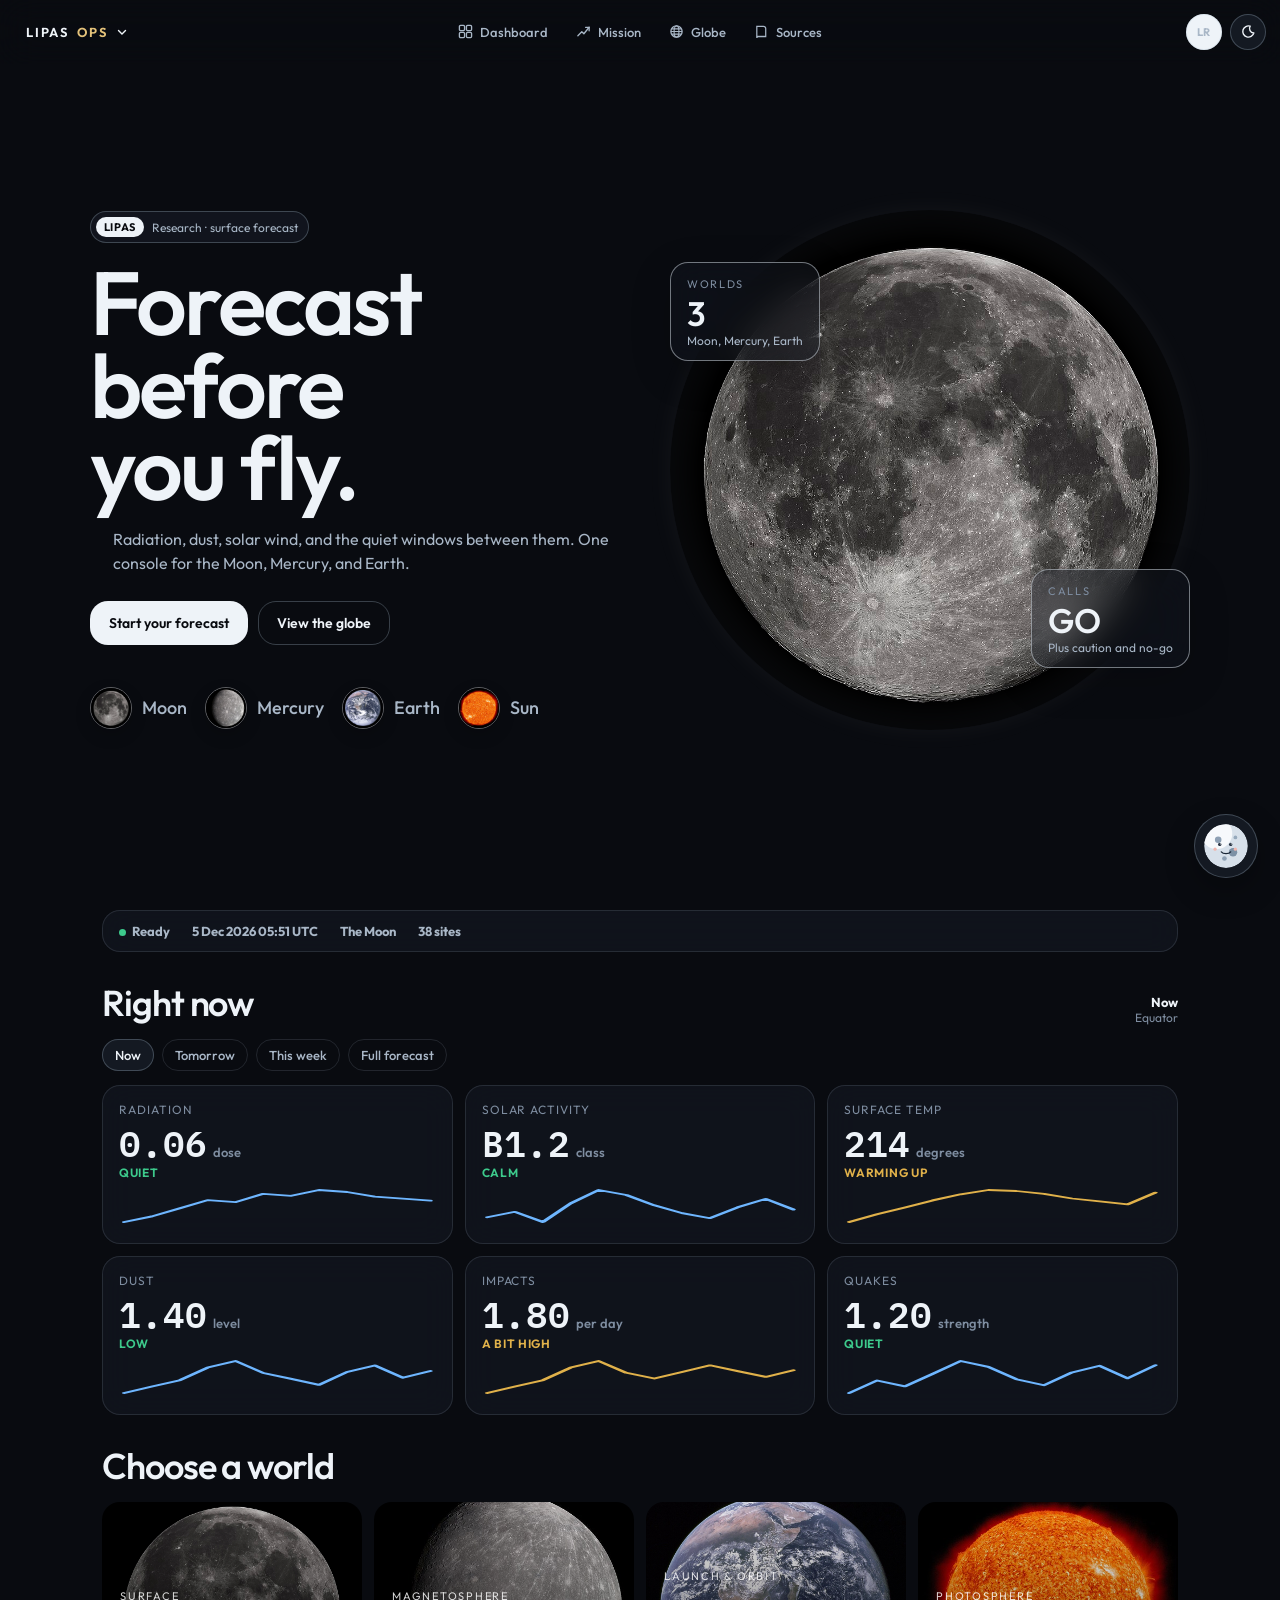
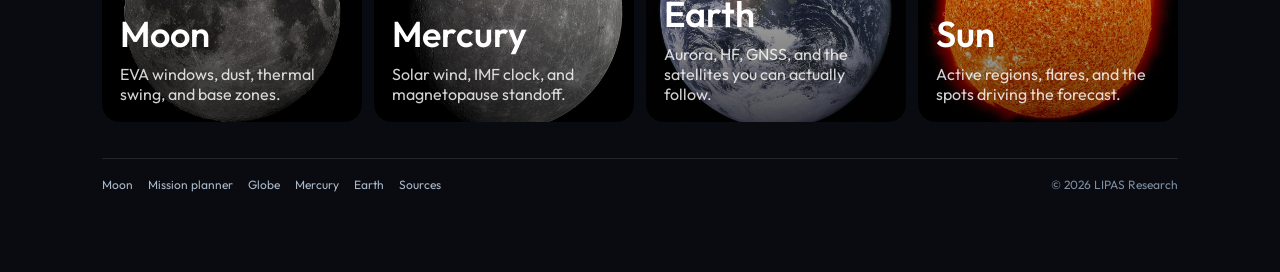
<file: landing.html>
<!DOCTYPE html>
<html lang="en">
<head>
  <meta charset="utf-8">
  <meta name="viewport" content="width=device-width, initial-scale=1">
  <meta name="author" content="Luka Takki">
  <meta name="copyright" content="© 2026 LIPAS Research">
  <title>LIPAS · Forecast ops</title>
  <link rel="preconnect" href="https://fonts.googleapis.com">
  <link rel="preconnect" href="https://fonts.gstatic.com" crossorigin>
  <link href="https://fonts.googleapis.com/css2?family=IBM+Plex+Mono:wght@400;500&family=Outfit:wght@400;500;600;700&display=swap" rel="stylesheet">
  <link rel="stylesheet" href="styles/theme.css">
  <link rel="stylesheet" href="styles/main.css">
  <link rel="stylesheet" href="styles/ops-console.css?v=11">
  <style>
    * { box-sizing: border-box; margin: 0; padding: 0; }
    html, body { min-height: 100%; font-family: var(--font-ui); color: var(--text); }
    .loading-screen {
      position: fixed; inset: 0; z-index: 9999;
      display: flex; flex-direction: column; align-items: center; justify-content: center;
      background: #07080c; transition: opacity 0.45s ease, visibility 0.45s;
    }
    .loading-screen.hidden { opacity: 0; visibility: hidden; pointer-events: none; }
    .load-ring {
      width: 46px; height: 46px; border-radius: 50%;
      border: 2px solid rgba(228, 194, 122, 0.2); border-top-color: #e4c27a;
      animation: spin 0.85s linear infinite; margin-bottom: 14px;
    }
    @keyframes spin { to { transform: rotate(360deg); } }
    .load-label { letter-spacing: 0.2em; font-size: 11px; color: #e4c27a; text-transform: uppercase; }
  </style>
</head>
<body class="lipas-landing">
  <div class="loading-screen" id="loadingScreen">
    <div class="load-label">LIPAS OPS</div>
  </div>
  <div id="lipas-topnav" data-active=""></div>
  <section class="cine" aria-label="Introduction">
    <div class="cine-copy">
      <div class="eyebrow"><b>LIPAS</b> Research · surface forecast</div>
      <h1>Forecast before<br>you fly.</h1>
      <p class="lede">Radiation, dust, solar wind, and the quiet windows between them. One console for the Moon, Mercury, and Earth.</p>
      <div class="cta-row">
        <a class="btn btn-primary" href="doctype.html">Start your forecast</a>
        <a class="btn btn-ghost" href="cesium_map.html">View the globe</a>
      </div>
      <nav class="wordmarks" aria-label="Worlds">
        <a href="doctype.html"><img src="assets/ui/moon.jpg" alt="">Moon</a>
        <a href="index.html"><img src="assets/ui/mercury.jpg" alt="">Mercury</a>
        <a href="earth.html"><img src="assets/ui/earth.jpg" alt="">Earth</a>
        <a href="sun_globe.html"><img src="assets/ui/sun.jpg" alt="">Sun</a>
      </nav>
    </div>
    <div class="orb" aria-hidden="true">
      <div class="orb-glow"></div>
      <img src="assets/ui/moon.jpg" alt="">
      <div class="glass-stat a">
        <div class="k">Worlds</div>
        <div class="n">3</div>
        <div class="s">Moon, Mercury, Earth</div>
      </div>
      <div class="glass-stat b">
        <div class="k">Calls</div>
        <div class="n">GO</div>
        <div class="s">Plus caution and no-go</div>
      </div>
    </div>
  </section>
  <div class="sheet">
    <div class="status-strip" id="statusStrip">
      <span><span class="status-dot"></span><strong>Ready</strong></span>
      <span><strong id="utcClock">Now</strong></span>
      <span><strong>The Moon</strong></span>
      <span><strong>38 sites</strong></span>
    </div>
    <div class="section-head">
      <div><h2>Right now</h2></div>
      <div class="section-meta">
        <strong id="condStamp">Now</strong>
        <span id="condSite">Equator</span>
      </div>
    </div>
    <div class="pill-row" role="tablist" aria-label="Forecast horizon">
      <button type="button" class="pill active" data-horizon="now">Now</button>
      <button type="button" class="pill" data-horizon="24h">Tomorrow</button>
      <button type="button" class="pill" data-horizon="7d">This week</button>
      <a class="pill" href="doctype.html#slider-section">Full forecast</a>
    </div>
    <div class="weather-grid" id="weatherGrid" role="list"></div>
    <div class="wx-detail" id="wxDetail" hidden></div>
    <div class="section-head">
      <div><h2>Choose a world</h2></div>
    </div>
    <div class="world-grid">
      <a class="world moon" href="doctype.html" style="background-image:linear-gradient(180deg,rgba(0,0,0,.05),rgba(0,0,0,.72)),url('assets/ui/moon.jpg')">
        <div class="k">Surface</div>
        <h3>Moon</h3>
        <p>EVA windows, dust, thermal swing, and base zones.</p>
      </a>
      <a class="world mercury" href="index.html" style="background-image:linear-gradient(180deg,rgba(0,0,0,.08),rgba(0,0,0,.72)),url('assets/ui/mercury.jpg')">
        <div class="k">Magnetosphere</div>
        <h3>Mercury</h3>
        <p>Solar wind, IMF clock, and magnetopause standoff.</p>
      </a>
      <a class="world earth" href="earth.html" style="background-image:linear-gradient(180deg,rgba(0,0,0,.05),rgba(0,0,0,.68)),url('assets/ui/earth.jpg')">
        <div class="k">Launch &amp; orbit</div>
        <h3>Earth</h3>
        <p>Aurora, HF, GNSS, and the satellites you can actually follow.</p>
      </a>
      <a class="world sun" href="sun_globe.html" style="background-image:linear-gradient(180deg,rgba(0,0,0,.05),rgba(0,0,0,.55)),url('assets/ui/sun.jpg')">
        <div class="k">Photosphere</div>
        <h3>Sun</h3>
        <p>Active regions, flares, and the spots driving the forecast.</p>
      </a>
    </div>
    <footer class="footer">
      <div>
        <a href="doctype.html">Moon</a>
        <a href="mission_planning.html">Mission planner</a>
        <a href="cesium_map.html">Globe</a>
        <a href="index.html">Mercury</a>
        <a href="earth.html">Earth</a>
        <a href="sources.html">Sources</a>
      </div>
      <div class="lipas-copyright">© 2026 LIPAS Research</div>
    </footer>
  </div>
  <script src="js/navbar.js?v=30" defer></script>
  <script>
    (function () {
      const HAZARDS = [
        { id: "radiation", label: "Radiation", value: "0.06", unit: "dose", status: "go", statusText: "Quiet", spark: [0.05, 0.052, 0.055, 0.058, 0.057, 0.06, 0.059, 0.061, 0.06, 0.058, 0.057, 0.056], detail: "Radiation at the surface.", dash: "doctype.html#slider-section" },
        { id: "solar", label: "Solar activity", value: "B1.2", unit: "class", status: "go", statusText: "Calm", spark: [2, 2.2, 1.8, 2.5, 3, 2.8, 2.4, 2.1, 1.9, 2.3, 2.6, 2.2], detail: "The Sun is quiet.", dash: "doctype.html#slider-section" },
        { id: "temperature", label: "Surface temp", value: "214", unit: "degrees", status: "caution", statusText: "Warming up", spark: [190, 198, 205, 212, 218, 222, 220, 216, 210, 206, 202, 214], detail: "Sunlight heats the ground.", dash: "doctype.html#metricsPanel" },
        { id: "dust", label: "Dust", value: "1.4", unit: "level", status: "go", statusText: "Low", spark: [1.1, 1.2, 1.3, 1.5, 1.6, 1.4, 1.3, 1.2, 1.4, 1.5, 1.3, 1.4], detail: "Dust stays low.", dash: "doctype.html#warningsContainer" },
        { id: "micrometeorites", label: "Impacts", value: "1.8", unit: "per day", status: "caution", statusText: "A bit high", spark: [1.5, 1.6, 1.7, 1.9, 2.0, 1.8, 1.7, 1.8, 1.9, 1.8, 1.7, 1.8], detail: "Small rocks are hitting more often.", dash: "doctype.html#forecastContainer" },
        { id: "moonquakes", label: "Quakes", value: "1.2", unit: "strength", status: "go", statusText: "Quiet", spark: [0.8, 1.0, 0.9, 1.1, 1.3, 1.2, 1.0, 0.9, 1.1, 1.2, 1.0, 1.2], detail: "The ground is quiet.", dash: "doctype.html#warningsContainer" },
      ];
      const horizonMult = { now: 1, "24h": 1.08, "7d": 1.15 };
      let horizon = "now";
      let activeId = null;
      function sparkPath(values) {
        const w = 120, h = 36, pad = 2;
        const min = Math.min(...values), max = Math.max(...values);
        const span = max - min || 1;
        return "M" + values.map((v, i) => {
          const x = pad + (i / (values.length - 1)) * (w - pad * 2);
          const y = h - pad - ((v - min) / span) * (h - pad * 2);
          return x.toFixed(1) + "," + y.toFixed(1);
        }).join(" L");
      }
      function scaleValue(h, raw) {
        if (typeof raw === "string" && /[A-Za-z]/.test(raw) && /\d/.test(raw)) {
          if (h === "24h") return "C1.0";
          if (h === "7d") return "C2";
          return raw;
        }
        const n = parseFloat(raw);
        if (Number.isNaN(n)) return raw;
        const v = n * (horizonMult[h] || 1);
        return Number.isInteger(n) ? String(Math.round(v)) : v.toFixed(n < 10 ? 2 : 0).replace(/\.00$/, "");
      }
      function renderGrid() {
        const grid = document.getElementById("weatherGrid");
        grid.innerHTML = HAZARDS.map((h) => {
          const val = scaleValue(horizon, h.value);
          const spark = h.spark.map((v, i) => v * (1 + i * (horizon === "7d" ? 0.01 : 0.004)));
          const stroke = h.status === "caution" ? "#e0b14a" : "#6eb6ff";
          return `<button type="button" class="wx-card${activeId === h.id ? " active" : ""}" data-id="${h.id}" role="listitem" aria-pressed="${activeId === h.id}">
              <div class="wx-label">${h.label}</div>
              <div class="wx-value">${val}<span class="wx-unit">${h.unit}</span></div>
              <div class="wx-status ${h.status}">${h.statusText}</div>
              <svg class="wx-spark" viewBox="0 0 120 36" preserveAspectRatio="none" aria-hidden="true">
                <path d="${sparkPath(spark)}" fill="none" stroke="${stroke}" stroke-width="1.8" stroke-linecap="round" stroke-linejoin="round"/>
              </svg>
            </button>`;
        }).join("");
      }
      function showDetail(id) {
        const h = HAZARDS.find((x) => x.id === id);
        const box = document.getElementById("wxDetail");
        if (!h) { box.classList.remove("open"); box.hidden = true; return; }
        activeId = id;
        box.hidden = false;
        box.classList.add("open");
        box.innerHTML = `<h3>${h.label}</h3><p style="color:var(--muted);margin-bottom:12px">${h.detail}</p>
          <div class="wx-actions">
            <a class="btn btn-primary" href="${h.dash}">Open dashboard</a>
            <a class="btn btn-ghost" href="mission_planning.html">Walk plan</a>
          </div>`;
        renderGrid();
      }
      document.getElementById("weatherGrid").addEventListener("click", (e) => {
        const card = e.target.closest(".wx-card");
        if (!card) return;
        const id = card.dataset.id;
        if (activeId === id) {
          activeId = null;
          document.getElementById("wxDetail").classList.remove("open");
          document.getElementById("wxDetail").hidden = true;
          renderGrid();
        } else showDetail(id);
      });
      document.querySelectorAll(".pill[data-horizon]").forEach((btn) => {
        btn.addEventListener("click", () => {
          document.querySelectorAll(".pill[data-horizon]").forEach((b) => b.classList.remove("active"));
          btn.classList.add("active");
          horizon = btn.dataset.horizon;
          document.getElementById("condStamp").textContent = horizon === "now" ? "Now" : horizon === "24h" ? "Tomorrow" : "This week";
          renderGrid();
          if (activeId) showDetail(activeId);
        });
      });
      function tick() {
        const el = document.getElementById("utcClock");
        if (!el) return;
        const d = new Date();
        const months = ["Jan", "Feb", "Mar", "Apr", "May", "Jun", "Jul", "Aug", "Sep", "Oct", "Nov", "Dec"];
        el.textContent = d.getUTCDate() + " " + months[d.getUTCMonth()] + " " + d.getUTCFullYear() + " " + String(d.getUTCHours()).padStart(2, "0") + ":" + String(d.getUTCMinutes()).padStart(2, "0") + " UTC";
      }
      tick();
      setInterval(tick, 1000);
      renderGrid();
      const hideLoad = () => {
        const el = document.getElementById("loadingScreen");
        if (el) el.classList.add("hidden");
      };
      if (document.readyState === "complete") setTimeout(hideLoad, 280);
      else window.addEventListener("load", () => setTimeout(hideLoad, 280));
    })();
  </script>
</body>
</html>
</file>
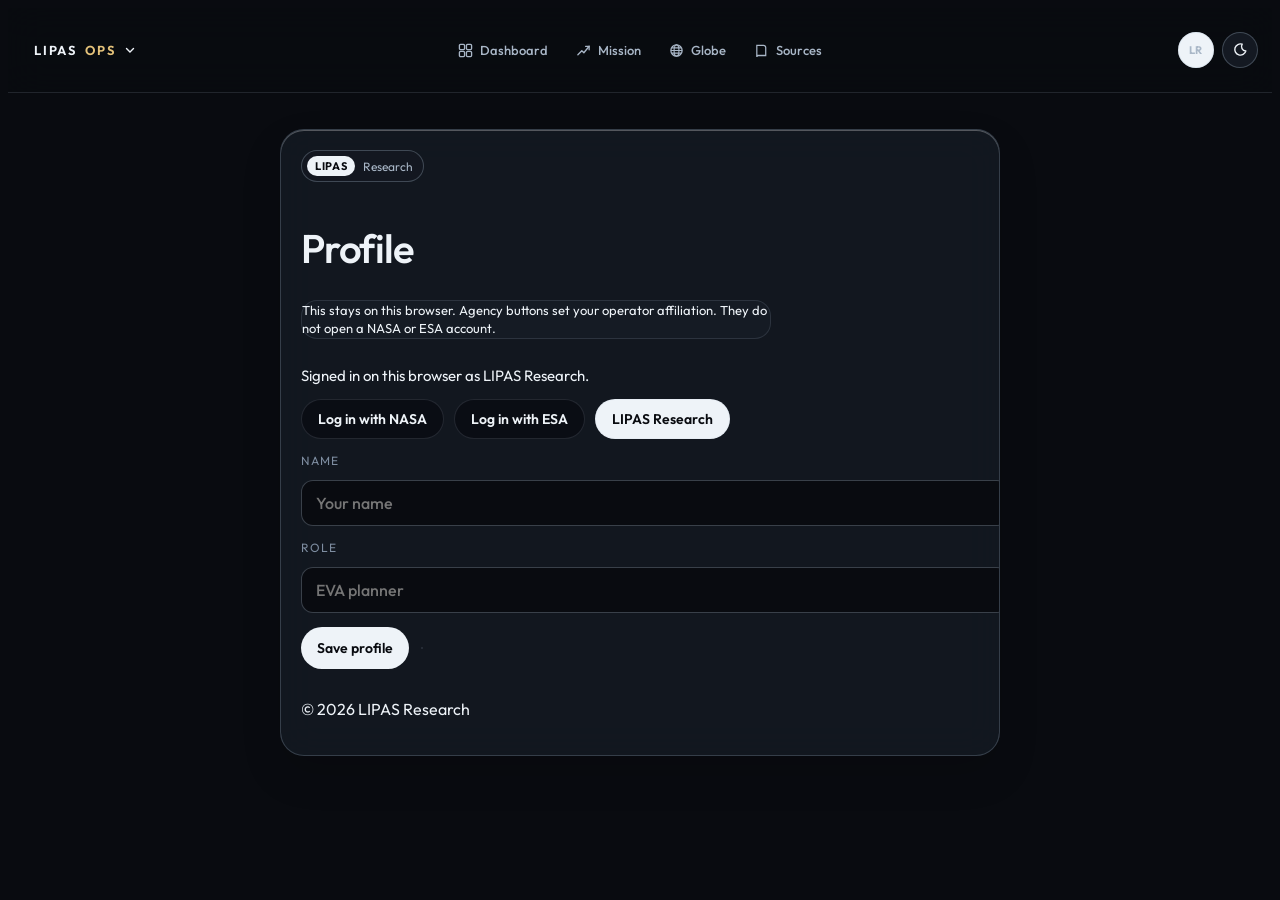
<file: profile.html>
<!DOCTYPE html>
<html lang="en">
<head>
  <meta charset="utf-8">
  <meta name="viewport" content="width=device-width, initial-scale=1">
  <meta name="copyright" content="© 2026 LIPAS Research">
  <title>LIPAS · Profile</title>
  <link rel="preconnect" href="https://fonts.googleapis.com">
  <link rel="preconnect" href="https://fonts.gstatic.com" crossorigin>
  <link href="https://fonts.googleapis.com/css2?family=IBM+Plex+Mono:wght@400;500&family=Outfit:wght@400;500;600;700&display=swap" rel="stylesheet">
  <link rel="stylesheet" href="styles/theme.css">
  <link rel="stylesheet" href="styles/ops-console.css?v=10">
  <style>
    .profile-wrap { max-width: 720px; margin: 28px auto 64px; padding: 0 18px; }
    .profile-card { display: grid; gap: 16px; }
    .profile-card h1 { font-family: Outfit, sans-serif; font-size: 2rem; letter-spacing: -0.03em; }
    .agency-row { display: flex; flex-wrap: wrap; gap: 10px; }
    .agency {
      border: 1px solid var(--line); background: color-mix(in srgb, var(--void) 70%, transparent);
      color: var(--text); border-radius: 999px; padding: 10px 16px; font: 600 14px Outfit, sans-serif;
      cursor: pointer;
    }
    .agency.active { background: var(--text); color: var(--void); }
    label { display: block; font-size: 12px; color: var(--muted); margin-bottom: 6px; }
    input {
      width: 100%; border-radius: 14px; border: 1px solid var(--line); background: var(--void);
      color: var(--text); padding: 12px 14px; font: 15px Outfit, sans-serif;
    }
    .profile-save {
      border: 0; border-radius: 999px; background: var(--text); color: var(--void);
      font: 600 14px Outfit, sans-serif; padding: 12px 18px; cursor: pointer;
    }
    .who { font-family: Outfit, sans-serif; font-size: 15px; }
    .note { color: var(--muted); font-size: 13px; max-width: 52ch; line-height: 1.45; }
  </style>
</head>
<body class="profile-page">
  <div id="lipas-topnav" data-active=""></div>
  <main class="profile-wrap">
    <form class="profile-card" id="profileForm">
      <div>
        <div class="eyebrow" style="margin-bottom:14px"><b>LIPAS</b> Research</div>
        <h1>Profile</h1>
        <p class="note">This stays on this browser. Agency buttons set your operator affiliation. They do not open a NASA or ESA account.</p>
      </div>
      <div id="who" class="who">Signed in on this browser as LIPAS Research.</div>
      <div>
        <div class="agency-row" id="agencies">
          <button class="agency" type="button" data-agency="NASA">Log in with NASA</button>
          <button class="agency" type="button" data-agency="ESA">Log in with ESA</button>
          <button class="agency" type="button" data-agency="LIPAS">LIPAS Research</button>
        </div>
      </div>
      <div>
        <label for="profileName">Name</label>
        <input id="profileName" name="name" maxlength="48" autocomplete="name" placeholder="Your name">
      </div>
      <div>
        <label for="profileRole">Role</label>
        <input id="profileRole" name="role" maxlength="48" placeholder="EVA planner">
      </div>
      <div class="row" style="display:flex;gap:12px;align-items:center">
        <button class="profile-save" type="submit">Save profile</button>
        <span id="profileSaved" class="note"></span>
      </div>
      <p class="lipas-copyright">© 2026 LIPAS Research</p>
    </form>
  </main>
  <script src="js/navbar.js?v=30" defer></script>
  <script>
    (function () {
      const form = document.getElementById("profileForm");
      const name = document.getElementById("profileName");
      const role = document.getElementById("profileRole");
      const saved = document.getElementById("profileSaved");
      const who = document.getElementById("who");
      let current = {};
      try { current = JSON.parse(localStorage.getItem("lipas-profile") || "{}"); } catch (e) {}
      name.value = current.name || "";
      role.value = current.role || "";
      function paint() {
        document.querySelectorAll(".agency").forEach((btn) => {
          btn.classList.toggle("active", btn.dataset.agency === (current.agency || "LIPAS"));
        });
        const whoName = current.name || (current.agency === "NASA" ? "NASA operator" : current.agency === "ESA" ? "ESA operator" : "LIPAS Research");
        who.textContent = "Signed in on this browser as " + whoName + (current.agency && current.agency !== "LIPAS" ? " · " + current.agency : "") + ".";
      }
      function write(next) {
        current = next;
        localStorage.setItem("lipas-profile", JSON.stringify(next));
        paint();
        const mark = document.querySelector(".nav-profile span");
        if (mark) {
          const label = next.name || next.agency || "LIPAS Research";
          const parts = label.split(/\s+/).filter(Boolean);
          const initials = ((parts[0] || "L")[0] + (parts[1] ? parts[1][0] : "")).toUpperCase();
          mark.textContent = initials;
          if (mark.parentElement) mark.parentElement.title = label;
        }
      }
      paint();
      document.getElementById("agencies").addEventListener("click", (e) => {
        const btn = e.target.closest(".agency");
        if (!btn) return;
        const agency = btn.dataset.agency;
        const defaults = {
          NASA: { role: "NASA operator", name: name.value.trim() || "NASA operator" },
          ESA: { role: "ESA operator", name: name.value.trim() || "ESA operator" },
          LIPAS: { role: role.value.trim() || "Forecast ops", name: name.value.trim() },
        };
        name.value = defaults[agency].name;
        role.value = defaults[agency].role;
        write({ name: name.value.trim(), role: role.value.trim(), agency });
        saved.textContent = agency === "LIPAS" ? "LIPAS Research profile saved." : agency + " affiliation saved on this browser.";
      });
      form.addEventListener("submit", function (e) {
        e.preventDefault();
        write({
          name: name.value.trim(),
          role: role.value.trim() || "Forecast ops",
          agency: current.agency || "LIPAS",
        });
        saved.textContent = "Saved. The header mark is updated.";
      });
    })();
  </script>
</body>
</html>
</file>
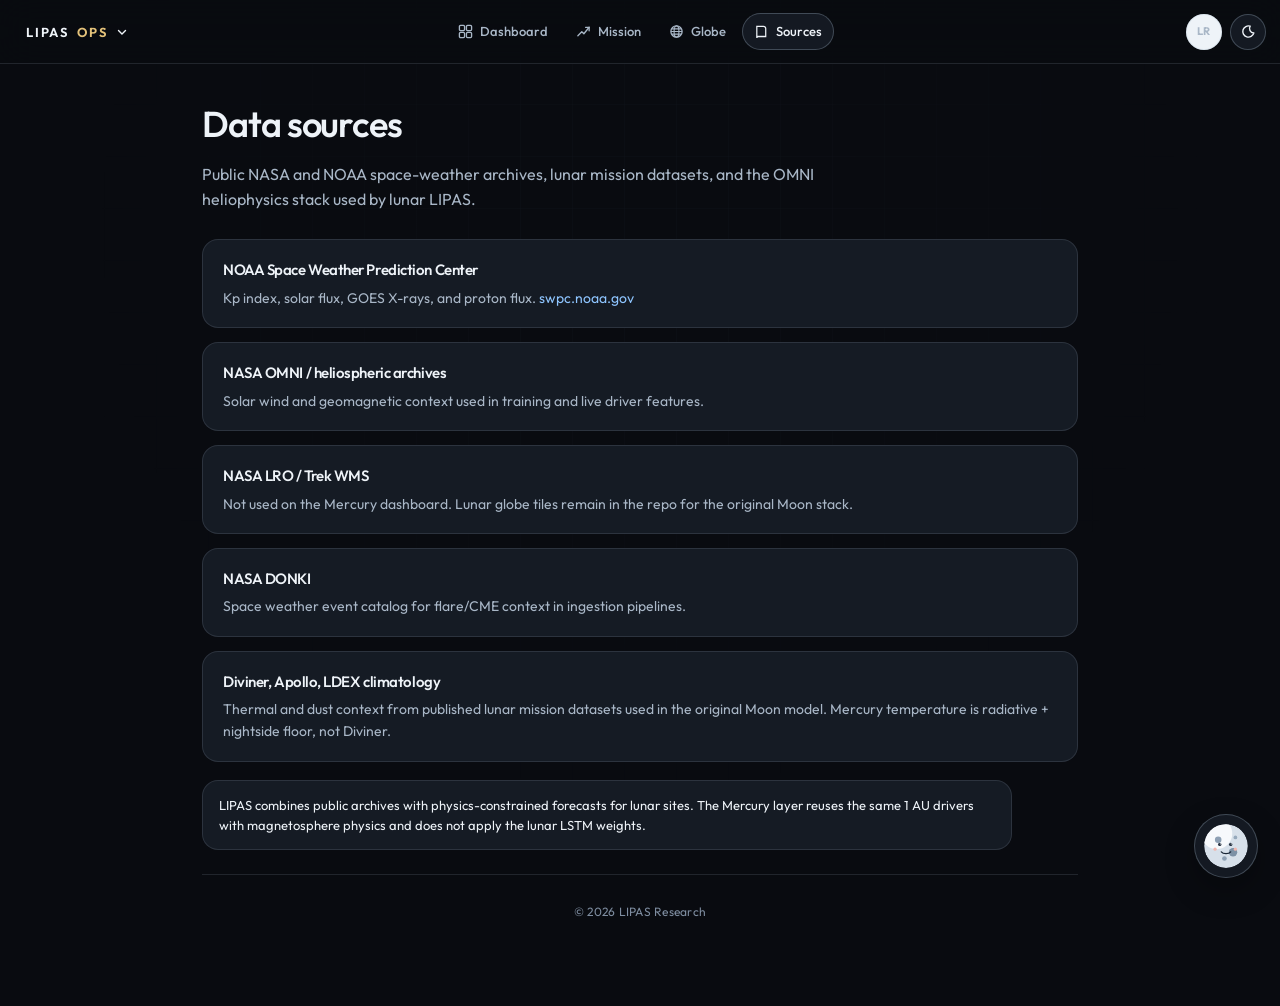
<file: sources.html>
<!DOCTYPE html>
<html lang="en">
<head>
  <meta charset="utf-8">
  <meta name="viewport" content="width=device-width, initial-scale=1">
  <title>L.I.P.A.S. Sources</title>
  <link rel="preconnect" href="https://fonts.googleapis.com">
  <link rel="preconnect" href="https://fonts.gstatic.com" crossorigin>
  <link href="https://fonts.googleapis.com/css2?family=IBM+Plex+Sans:wght@400;500;600;700&family=Syne:wght@600;700;800&display=swap" rel="stylesheet">
  <link rel="stylesheet" href="styles/theme.css">
  <link rel="stylesheet" href="styles/main.css">
  <link rel="stylesheet" href="styles/mercury.css?v=7">
  <style>
    * { box-sizing: border-box; margin: 0; padding: 0; }
    html, body { min-height: 100%; font-family: var(--font-ui); color: var(--text); background: var(--void); }
    body { background: var(--void); }
    .shell {
      position: relative; z-index: 1;
      max-width: 920px; margin: 0 auto; padding: 32px 22px 48px;
    }
    .mast { margin-bottom: 28px; }
    .mast h1 {
      font-family: var(--font-display);
      font-size: clamp(1.75rem, 4vw, 2.25rem);
      font-weight: 700;
      letter-spacing: -0.02em;
    }
    .mast p { color: var(--muted); margin-top: 10px; max-width: 58ch; line-height: 1.55; }
    .src-list {
      display: grid; gap: 14px;
    }
    .src-card {
      background: var(--card);
      border: 1px solid var(--line);
      border-left: 3px solid var(--steel-dim);
      padding: 18px 20px;
      border-radius: 16px;
    }
    .src-card h2 {
      font-size: 15px; font-weight: 600; margin-bottom: 6px;
    }
    .src-card p {
      color: var(--muted); font-size: 14px; line-height: 1.55;
    }
    .src-card a {
      color: var(--steel); text-decoration: none;
    }
    .src-card a:hover { text-decoration: underline; }
    .src-card[hidden] { display: none; }
    .note {
      margin-top: 18px; padding: 14px 16px;
      border: 1px solid var(--line); border-radius: 16px;
      color: var(--muted); font-size: 13px; line-height: 1.55;
      background: var(--card);
    }
  </style>
</head>
<body class="lipas-body">
  <script>
    (function () {
      var q = new URLSearchParams(location.search).get("app");
      var fam = "";
      try { fam = sessionStorage.getItem("lipas-family") || ""; } catch (e) {}
      if (q === "mercury" || (!q && fam === "mercury")) {
        document.body.classList.add("mercury-mode");
        document.body.dataset.app = "mercury";
        try { sessionStorage.setItem("lipas-family", "mercury"); } catch (e) {}
      } else {
        document.body.dataset.app = "moon";
        try { sessionStorage.setItem("lipas-family", "moon"); } catch (e) {}
      }
    })();
  </script>
  <div id="lipas-topnav" data-active="sources"></div>
  <div class="shell">
    <header class="mast">
      <h1 id="srcTitle">Data sources</h1>
      <p id="srcLead">Public NASA and NOAA space-weather archives, lunar mission datasets, and the OMNI heliophysics stack used by lunar LIPAS.</p>
    </header>
    <div class="src-list">
      <article class="src-card" data-for="moon mercury">
        <h2>NOAA Space Weather Prediction Center</h2>
        <p>Kp index, solar flux, GOES X-rays, and proton flux. <a href="https://www.swpc.noaa.gov/" target="_blank" rel="noopener">swpc.noaa.gov</a></p>
      </article>
      <article class="src-card" data-for="moon mercury">
        <h2>NASA OMNI / heliospheric archives</h2>
        <p>Solar wind and geomagnetic context used in training and live driver features.</p>
      </article>
      <article class="src-card" data-for="mercury">
        <h2>JPL Horizons</h2>
        <p>Daily Mercury heliocentric vectors (r_AU). <a href="https://ssd.jpl.nasa.gov/horizons/" target="_blank" rel="noopener">ssd.jpl.nasa.gov/horizons</a></p>
      </article>
      <article class="src-card" data-for="mercury">
        <h2>MESSENGER magnetosphere (literature)</h2>
        <p>Dipole ~195 nT equatorial surface field and mean magnetopause ~1.45 R_M (Anderson et al. 2011; Winslow et al. 2013). Used as the analytic magnetosphere, not a re-analysis of MAG files.</p>
      </article>
      <article class="src-card" data-for="moon mercury">
        <h2>NASA LRO / Trek WMS</h2>
        <p>Not used on the Mercury dashboard. Lunar globe tiles remain in the repo for the original Moon stack.</p>
      </article>
      <article class="src-card" data-for="moon mercury">
        <h2>NASA DONKI</h2>
        <p>Space weather event catalog for flare/CME context in ingestion pipelines.</p>
      </article>
      <article class="src-card" data-for="moon mercury">
        <h2>Diviner, Apollo, LDEX climatology</h2>
        <p>Thermal and dust context from published lunar mission datasets used in the original Moon model. Mercury temperature is radiative + nightside floor, not Diviner.</p>
      </article>
      <article class="src-card" data-for="mercury">
        <h2>USGS / lunar site catalogs</h2>
        <p>Six Hermean sites (Caloris, Rachmaninoff, equator, Beethoven, Prokofiev, Chao Meng-Fu) with USGS/MESSENGER-style coordinates.</p>
      </article>
    </div>
    <p class="note" id="srcNote">LIPAS combines public archives with physics-constrained forecasts for lunar sites. The Mercury layer reuses the same 1 AU drivers with magnetosphere physics and does not apply the lunar LSTM weights.</p>
    <footer class="lipas-site-footer">
      <p class="lipas-copyright">© 2026 LIPAS Research</p>
    </footer>
  </div>
  <script src="js/lipas-api.js"></script>
  <script src="js/navbar.js?v=30" defer></script>
  <script>
    (function () {
      var app = document.body.dataset.app || "moon";
      document.querySelectorAll("[data-for]").forEach(function (el) {
        var ok = (el.getAttribute("data-for") || "").split(/\s+/).indexOf(app) !== -1;
        el.hidden = !ok;
      });
      if (app === "mercury") {
        var t = document.getElementById("srcTitle");
        var p = document.getElementById("srcLead");
        var n = document.getElementById("srcNote");
        if (t) t.textContent = "Mercury data sources";
        if (p) p.textContent = "Public 1 AU space-weather archives scaled to Mercury, plus JPL Horizons for heliocentric distance. Magnetosphere and solar/radiation modelling, not a lunar EVA planner.";
        if (n) n.textContent = "Mercury physics uses Parker-wind radial scaling of the same OMNI/GOES drivers as lunar LIPAS. The lunar LSTM is not applied to Mercury outputs.";
      }
    })();
  </script>
</body>
</html>
</file>
<file: styles/theme.css>
:root {
  --void: #0b0e13;
  --ink: #121821;
  --panel: #171e2a;
  --panel-hi: rgba(28, 37, 51, 0.94);
  --panel-lo: rgba(18, 24, 33, 0.97);
  --line: rgba(140, 170, 200, 0.14);
  --line-strong: rgba(120, 170, 220, 0.28);
  --navy: #1a3358;
  --navy-deep: #0f1e36;
  --steel: #6eb6ff;
  --steel-dim: #3d7ab8;
  --steel-glow: rgba(110, 182, 255, 0.18);
  --text: #e6eef8;
  --muted: #8fa3b8;
  --dim: #5c7088;
  --go: #3ecf8e;
  --caution: #e0b14a;
  --nogo: #e25b5b;
  --grey-1: #0d121a;
  --grey-2: #0b0e13;
  --grey-3: #0a1018;
  --font-ui: "IBM Plex Sans", system-ui, sans-serif;
  --font-display: "Syne", "IBM Plex Sans", sans-serif;
  --ease: cubic-bezier(0.22, 1, 0.36, 1);
  --radius-sm: 2px;
  --shadow-panel: 0 18px 48px rgba(0, 0, 0, 0.35);
}
.lipas-body {
  font-family: var(--font-ui);
  color: var(--text);
  background:
    radial-gradient(ellipse 90% 55% at 8% -8%, rgba(40, 90, 140, 0.32), transparent 55%),
    radial-gradient(ellipse 70% 50% at 95% 8%, rgba(30, 55, 90, 0.28), transparent 52%),
    linear-gradient(180deg, var(--grey-1) 0%, var(--grey-2) 45%, var(--grey-3) 100%);
  background-attachment: fixed;
  min-height: 100%;
  line-height: 1.55;
}
.lipas-body::before {
  content: "";
  position: fixed;
  inset: 0;
  pointer-events: none;
  opacity: 0.035;
  z-index: 0;
  background-image:
    linear-gradient(rgba(180, 210, 240, 0.55) 1px, transparent 1px),
    linear-gradient(90deg, rgba(180, 210, 240, 0.55) 1px, transparent 1px);
  background-size: 52px 52px;
  mask-image: radial-gradient(ellipse at 50% 25%, black 12%, transparent 70%);
}
.loading-screen {
  position: fixed;
  inset: 0;
  z-index: 9999;
  display: flex;
  flex-direction: column;
  align-items: center;
  justify-content: center;
  background: var(--void);
  transition: opacity 0.45s var(--ease), visibility 0.45s;
}
.loading-screen.hidden {
  opacity: 0;
  visibility: hidden;
  pointer-events: none;
}
.load-ring,
.spinner-container {
  width: 52px;
  height: 52px;
  margin-bottom: 18px;
  position: relative;
}
.load-ring {
  border-radius: 50%;
  border: 2px solid rgba(110, 182, 255, 0.15);
  border-top-color: var(--steel);
  animation: lipas-spin 0.85s linear infinite;
}
.spinner-container .spinner-ring {
  position: absolute;
  inset: 0;
  border-radius: 50%;
  border: 2px solid rgba(110, 182, 255, 0.15);
  border-top-color: var(--steel);
  animation: lipas-spin 0.85s linear infinite;
}
.spinner-container .spinner-ring:nth-child(2),
.spinner-container .spinner-ring:nth-child(3) {
  display: none;
}
@keyframes lipas-spin {
  to { transform: rotate(360deg); }
}
.load-label,
.loading-text {
  font-family: var(--font-display);
  letter-spacing: 0.18em;
  font-size: 11px;
  color: var(--steel);
  text-transform: uppercase;
  font-weight: 600;
}
.lipas-panel {
  background: linear-gradient(165deg, var(--panel-hi), var(--panel-lo));
  border: 1px solid var(--line);
  position: relative;
  overflow: hidden;
}
.lipas-panel::after {
  content: "";
  position: absolute;
  top: 0;
  left: 0;
  right: 0;
  height: 1px;
  background: linear-gradient(90deg, transparent, rgba(110, 182, 255, 0.35), transparent);
  pointer-events: none;
}
.lipas-shell {
  position: relative;
  z-index: 1;
  max-width: 1180px;
  margin: 0 auto;
  padding: 28px 22px 80px;
}
@keyframes lipas-rise {
  from { opacity: 0; transform: translateY(12px); }
  to { opacity: 1; transform: none; }
}
.moon-anim {
  position: relative;
  width: min(220px, 42vw);
  height: min(220px, 42vw);
  margin: 0 auto;
}
.moon-anim__glow {
  position: absolute;
  inset: -18%;
  border-radius: 50%;
  background: radial-gradient(circle, rgba(110, 182, 255, 0.28) 0%, transparent 68%);
  filter: blur(10px);
  animation: moonGlow 4.5s ease-in-out infinite;
}
.moon-anim__orbit {
  position: absolute;
  inset: -10%;
  border-radius: 50%;
  border: 1px solid rgba(110, 182, 255, 0.18);
  animation: moonOrbitRing 8s linear infinite;
}
.moon-anim__orbit::before {
  content: "";
  position: absolute;
  top: -3px;
  left: 50%;
  width: 6px;
  height: 6px;
  margin-left: -3px;
  border-radius: 50%;
  background: var(--steel);
  box-shadow: 0 0 10px rgba(110, 182, 255, 0.7);
}
.moon-anim__disc {
  position: absolute;
  inset: 0;
  border-radius: 50%;
  overflow: hidden;
  background:
    radial-gradient(circle at 32% 28%, #f2f5fa 0%, #c5d0de 22%, #8fa3b8 48%, #4a5d78 78%, #2a3648 100%);
  box-shadow:
    0 0 0 1px rgba(140, 170, 200, 0.22),
    0 20px 50px rgba(0, 0, 0, 0.5),
    inset -16px -20px 40px rgba(8, 14, 24, 0.55),
    0 0 40px rgba(110, 182, 255, 0.16);
  animation: moonBob 7s ease-in-out infinite;
}
.moon-anim__surface {
  position: absolute;
  inset: -20%;
  width: 140%;
  height: 140%;
  background:
    radial-gradient(circle at 28% 35%, rgba(40, 52, 70, 0.35) 0 7%, transparent 8%),
    radial-gradient(circle at 58% 48%, rgba(35, 48, 65, 0.4) 0 11%, transparent 12%),
    radial-gradient(circle at 42% 68%, rgba(30, 42, 58, 0.32) 0 5%, transparent 6%),
    radial-gradient(circle at 70% 30%, rgba(40, 55, 72, 0.28) 0 4%, transparent 5%),
    radial-gradient(circle at 22% 62%, rgba(35, 48, 62, 0.3) 0 6%, transparent 7%),
    radial-gradient(circle at 78% 62%, rgba(28, 40, 55, 0.35) 0 9%, transparent 10%);
  animation: moonSpin 28s linear infinite;
  transform-origin: 50% 50%;
}
.moon-anim__shade {
  position: absolute;
  inset: 0;
  border-radius: 50%;
  background:
    linear-gradient(118deg, rgba(200, 220, 255, 0.14) 0%, transparent 40%),
    radial-gradient(circle at 78% 40%, transparent 38%, rgba(8, 12, 20, 0.5) 100%);
  pointer-events: none;
  animation: moonPhase 12s ease-in-out infinite alternate;
}
.moon-anim__face {
  position: absolute;
  inset: 0;
  pointer-events: none;
}
.moon-anim__face .eye {
  position: absolute;
  width: 7%;
  height: 7%;
  border-radius: 50%;
  background: rgba(20, 32, 48, 0.45);
  top: 38%;
}
.moon-anim__face .eye.l { left: 34%; }
.moon-anim__face .eye.r { left: 54%; }
.moon-anim__face .smile {
  position: absolute;
  width: 18%;
  height: 10%;
  left: 41%;
  top: 52%;
  border: 2px solid transparent;
  border-bottom-color: rgba(20, 32, 48, 0.35);
  border-radius: 50%;
}
@keyframes moonGlow {
  0%, 100% { opacity: 0.55; transform: scale(1); }
  50% { opacity: 0.95; transform: scale(1.06); }
}
@keyframes moonBob {
  0%, 100% { transform: translateY(0); }
  50% { transform: translateY(-6px); }
}
@keyframes moonSpin {
  from { transform: rotate(0deg); }
  to { transform: rotate(360deg); }
}
@keyframes moonPhase {
  from { opacity: 0.85; }
  to { opacity: 1; filter: brightness(1.05); }
}
@keyframes moonOrbitRing {
  from { transform: rotate(0deg); }
  to { transform: rotate(360deg); }
}
.moon-mascot {
  width: 100%;
  height: 100%;
  display: block;
}
.moon-mascot .body {
  fill: url(#moonGrad);
}
.moon-mascot .crater {
  fill: rgba(30, 45, 65, 0.28);
}
.moon-mascot .eye {
  fill: #1a2740;
}
.moon-mascot .blush {
  fill: rgba(110, 182, 255, 0.35);
}
.moon-mascot .mouth {
  fill: none;
  stroke: #1a2740;
  stroke-width: 1.6;
  stroke-linecap: round;
}
.eva-dial,
#go-dial {
  display: flex;
  align-items: center;
  justify-content: center;
  text-align: center;
}
.eva-dial-inner,
#go-dial .go-inner {
  display: flex;
  flex-direction: column;
  align-items: center;
  justify-content: center;
  text-align: center;
  width: 100%;
  height: 100%;
  margin: 0;
  padding: 0 5px;
  box-sizing: border-box;
}
.eva-dial-label,
#go-label {
  display: flex;
  align-items: center;
  justify-content: center;
  text-align: center;
  width: 100%;
  margin: 0;
  padding: 0;
  line-height: 1;
  white-space: nowrap;
}
.eva-dial-score,
#go-score {
  text-align: center;
  width: 100%;
  margin: 0;
}
.eva-now-strip.caution .eva-dial-label {
  font-size: 8px;
  letter-spacing: 0.02em;
}
.eva-now-strip.nogo .eva-dial-label {
  font-size: 9px;
  letter-spacing: 0.03em;
}
#go-dial[data-status="caution"] #go-label {
  font-size: 12px;
  letter-spacing: 0.02em;
}
#go-dial[data-status="nogo"] #go-label {
  font-size: 14px;
  letter-spacing: 0.03em;
}
@media (prefers-reduced-motion: reduce) {
  .moon-anim__glow,
  .moon-anim__orbit,
  .moon-anim__disc,
  .moon-anim__surface,
  .moon-anim__shade,
  .load-ring,
  .spinner-ring {
    animation: none !important;
  }
}
.lipas-site-footer {
  position: relative;
  z-index: 1;
  text-align: center;
  padding: 28px 22px 36px;
  font-size: 12px;
  color: var(--dim);
  border-top: 1px solid var(--line);
  margin-top: 24px;
}
.lipas-site-footer .lipas-copyright {
  margin: 0;
  letter-spacing: 0.02em;
}
.lipas-site-footer--overlay {
  position: fixed;
  bottom: 6px;
  left: 0;
  right: 0;
  z-index: 1200;
  margin: 0;
  padding: 0;
  border: none;
  background: none;
  pointer-events: none;
  font-size: 11px;
  color: rgba(230, 238, 248, 0.55);
  text-shadow: 0 1px 2px rgba(0, 0, 0, 0.7);
}
body.embed-mode .lipas-site-footer {
  display: none !important;
}
</file>
<file: styles/main.css>
:root {
  --void: #0b0e13;
  --ink: #121821;
  --panel: #171e2a;
  --line: rgba(140, 170, 200, 0.14);
  --line-strong: rgba(120, 170, 220, 0.28);
  --navy: #1a3358;
  --steel: #6eb6ff;
  --steel-dim: #3d7ab8;
  --text: #e6eef8;
  --muted: #8fa3b8;
  --dim: #5c7088;
  --go: #3ecf8e;
  --caution: #e0b14a;
  --nogo: #e25b5b;
  --font-ui: "IBM Plex Sans", system-ui, sans-serif;
  --font-display: "Syne", "IBM Plex Sans", sans-serif;
  --ease: cubic-bezier(0.22, 1, 0.36, 1);
}
.topnav {
  position: sticky;
  top: 0;
  z-index: 1000;
  display: flex;
  align-items: center;
  justify-content: center;
  gap: 6px;
  padding: 14px 20px;
  background: rgba(11, 14, 19, 0.82);
  backdrop-filter: blur(14px);
  -webkit-backdrop-filter: blur(14px);
  border-bottom: 1px solid var(--line);
}
.topnav .brand-mark {
  position: absolute;
  left: 22px;
  font-family: var(--font-display);
  font-weight: 800;
  font-size: 15px;
  letter-spacing: 0.12em;
  color: var(--text);
  text-decoration: none;
}
.topnav .brand-mark span { color: var(--steel); }
.topnav a {
  color: var(--muted);
  text-decoration: none;
  font-family: var(--font-ui);
  font-size: 13px;
  font-weight: 500;
  padding: 8px 14px;
  border-bottom: 2px solid transparent;
  transition: color 0.2s var(--ease), border-color 0.2s;
}
.topnav a:hover { color: var(--text); }
.topnav a.active {
  color: var(--steel);
  border-bottom-color: var(--steel);
}
.topnav .nav-cta {
  position: absolute;
  right: 18px;
  padding: 7px 14px;
  border: 1px solid var(--line-strong);
  color: var(--steel) !important;
  border-bottom: 1px solid var(--line-strong) !important;
  font-size: 12px;
  font-weight: 600;
  letter-spacing: 0.04em;
  transition: background 0.2s, color 0.2s, transform 0.15s var(--ease);
}
.topnav .nav-cta:hover {
  background: rgba(110, 182, 255, 0.12);
  color: var(--text) !important;
  transform: translateY(-1px);
}
.topnav-mobile-toggle {
  display: none;
  background: transparent;
  border: 1px solid var(--line);
  color: var(--text);
  width: 40px;
  height: 36px;
  cursor: pointer;
  padding: 0;
  align-items: center;
  justify-content: center;
}
.nav-burger {
  display: flex;
  flex-direction: column;
  justify-content: center;
  gap: 5px;
  width: 18px;
  height: 14px;
}
.nav-burger span {
  display: block;
  height: 2px;
  width: 100%;
  background: var(--text);
  border-radius: 1px;
  transition: transform 0.22s var(--ease), opacity 0.18s var(--ease);
  transform-origin: center;
}
.topnav.open .nav-burger span:nth-child(1) {
  transform: translateY(7px) rotate(45deg);
}
.topnav.open .nav-burger span:nth-child(2) {
  opacity: 0;
  transform: scaleX(0);
}
.topnav.open .nav-burger span:nth-child(3) {
  transform: translateY(-7px) rotate(-45deg);
}
@media (max-width: 820px) {
  .topnav {
    display: grid;
    grid-template-columns: 1fr auto;
    grid-template-rows: auto;
    align-items: center;
    padding: 12px 16px;
    gap: 0;
  }
  .topnav .brand-mark {
    position: static;
    grid-column: 1;
    grid-row: 1;
    margin: 0;
    align-self: center;
  }
  .topnav .nav-cta,
  .topnav.open .nav-cta { display: none !important; }
  .topnav-mobile-toggle {
    display: flex;
    position: static;
    grid-column: 2;
    grid-row: 1;
    justify-self: end;
    align-self: center;
  }
  .topnav:not(.open) a:not(.brand-mark):not(.nav-cta) { display: none; }
  .topnav.open { padding-bottom: 10px; }
  .topnav.open a:not(.brand-mark):not(.nav-cta) {
    display: block;
    grid-column: 1 / -1;
    width: 100%;
    border-bottom: none;
    padding: 10px 12px;
    position: static;
  }
}
.moon-assist {
  position: fixed;
  bottom: 24px;
  right: 24px;
  z-index: 10050;
  font-family: var(--font-ui);
}
.moon-assist-fab {
  width: 58px;
  height: 58px;
  border-radius: 50%;
  border: 1px solid var(--line-strong);
  background: linear-gradient(160deg, rgba(26, 51, 88, 0.55), rgba(14, 18, 26, 0.9));
  box-shadow:
    0 8px 28px rgba(0, 0, 0, 0.45),
    0 0 0 1px rgba(110, 182, 255, 0.15);
  cursor: pointer;
  position: relative;
  transition: transform 0.25s var(--ease), box-shadow 0.25s;
  overflow: hidden;
  padding: 6px;
  display: flex;
  align-items: center;
  justify-content: center;
}
.moon-assist-fab .moon-mascot {
  width: 44px;
  height: 44px;
  animation: mascotFloat 3.2s var(--ease) infinite;
}
.moon-assist-fab:hover {
  transform: scale(1.06) translateY(-2px);
  box-shadow:
    0 12px 36px rgba(0, 0, 0, 0.5),
    0 0 24px rgba(110, 182, 255, 0.25);
}
@keyframes mascotFloat {
  0%, 100% { transform: translateY(0); }
  50% { transform: translateY(-2px); }
}
.moon-assist-fab[aria-expanded="true"] {
  box-shadow: 0 0 0 3px rgba(110, 182, 255, 0.35), 0 10px 30px rgba(0, 0, 0, 0.5);
}
.moon-assist-pulse {
  position: absolute;
  inset: -4px;
  border-radius: 50%;
  border: 1px solid rgba(110, 182, 255, 0.35);
  animation: moonPulse 2.8s var(--ease) infinite;
  pointer-events: none;
}
@keyframes moonPulse {
  0% { transform: scale(1); opacity: 0.7; }
  70% { transform: scale(1.35); opacity: 0; }
  100% { opacity: 0; }
}
.moon-assist-panel {
  position: absolute;
  bottom: 72px;
  right: 0;
  width: min(380px, calc(100vw - 32px));
  height: min(480px, calc(100vh - 120px));
  background: linear-gradient(165deg, rgba(28, 37, 51, 0.98), rgba(14, 18, 26, 0.99));
  border: 1px solid var(--line-strong);
  display: none;
  flex-direction: column;
  overflow: hidden;
  box-shadow: 0 24px 60px rgba(0, 0, 0, 0.55);
  animation: assistRise 0.28s var(--ease) both;
}
.moon-assist-panel.open { display: flex; }
@keyframes assistRise {
  from { opacity: 0; transform: translateY(12px) scale(0.98); }
  to { opacity: 1; transform: none; }
}
.moon-assist-panel::before {
  content: "";
  position: absolute;
  top: 0; left: 0; right: 0; height: 1px;
  background: linear-gradient(90deg, transparent, rgba(110, 182, 255, 0.45), transparent);
}
.moon-assist-head {
  display: flex;
  align-items: center;
  justify-content: space-between;
  gap: 10px;
  padding: 14px 16px;
  border-bottom: 1px solid var(--line);
}
.moon-assist-head h3 {
  margin: 0;
  font-family: var(--font-display);
  font-size: 15px;
  font-weight: 700;
  letter-spacing: -0.01em;
  color: var(--text);
}
.moon-assist-head p {
  margin: 2px 0 0;
  font-size: 11px;
  color: var(--dim);
}
.moon-assist-close {
  background: transparent;
  border: 1px solid var(--line);
  color: var(--muted);
  width: 30px; height: 30px;
  cursor: pointer;
  font-size: 16px;
  line-height: 1;
  transition: color 0.15s, border-color 0.15s;
}
.moon-assist-close:hover { color: var(--text); border-color: var(--steel-dim); }
.moon-assist-msgs {
  flex: 1;
  overflow-y: auto;
  padding: 14px 14px 8px;
  display: flex;
  flex-direction: column;
  gap: 10px;
}
.moon-msg {
  max-width: 92%;
  padding: 10px 12px;
  font-size: 13px;
  line-height: 1.45;
  color: var(--text);
}
.moon-msg.bot {
  align-self: flex-start;
  background: var(--ink);
  border: 1px solid var(--line);
  border-left: 3px solid var(--steel-dim);
}
.moon-msg.bot .katex { font-size: 1.05em; }
.moon-msg.bot .katex-display {
  margin: 8px 0;
  overflow-x: auto;
}
.moon-msg.bot.thinking {
  opacity: 0.55;
  font-style: italic;
}
.moon-assist-form button:disabled {
  opacity: 0.55;
  cursor: wait;
}
.moon-msg.user {
  align-self: flex-end;
  background: rgba(26, 51, 88, 0.55);
  border: 1px solid var(--line-strong);
}
.moon-assist-chips {
  display: flex;
  flex-wrap: wrap;
  gap: 6px;
  padding: 0 14px 10px;
}
.moon-chip {
  background: transparent;
  border: 1px solid var(--line);
  color: var(--muted);
  font-family: var(--font-ui);
  font-size: 11px;
  padding: 5px 9px;
  cursor: pointer;
  transition: color 0.15s, border-color 0.15s, background 0.15s;
}
.moon-chip:hover {
  color: var(--text);
  border-color: var(--steel-dim);
  background: rgba(110, 182, 255, 0.06);
}
.moon-assist-form {
  display: flex;
  gap: 8px;
  padding: 12px 14px;
  border-top: 1px solid var(--line);
  background: rgba(11, 14, 19, 0.5);
}
.moon-assist-form input {
  flex: 1;
  background: var(--ink);
  border: 1px solid var(--line-strong);
  color: var(--text);
  padding: 10px 12px;
  font-family: var(--font-ui);
  font-size: 13px;
  outline: none;
}
.moon-assist-form input:focus {
  border-color: var(--steel);
  box-shadow: 0 0 0 3px rgba(110, 182, 255, 0.12);
}
.moon-assist-form button {
  background: linear-gradient(180deg, #5aa8f0, #2f6fad);
  border: none;
  color: #fff;
  font-family: var(--font-ui);
  font-weight: 600;
  font-size: 12px;
  padding: 0 14px;
  cursor: pointer;
  letter-spacing: 0.03em;
  transition: transform 0.15s var(--ease), opacity 0.15s;
}
.moon-assist-form button:hover { transform: translateY(-1px); }
@media (prefers-reduced-motion: reduce) {
  .moon-assist-pulse,
  .moon-assist-panel,
  .moon-assist-fab { animation: none !important; transition: none !important; }
}
</file>
<file: styles/ops-console.css>
:root {
  --font-ui: "Outfit", "IBM Plex Sans", system-ui, sans-serif;
  --font-display: "Outfit", "IBM Plex Sans", system-ui, sans-serif;
  --font-mono: "IBM Plex Mono", ui-monospace, monospace;
  --ops-gold: #e4c27a;
  --radius: 18px;
}
html[data-theme="dark"] {
  color-scheme: dark;
  --void: #090b10;
  --ink: #141922;
  --panel: #171e2a;
  --text: #eef3f8;
  --muted: #a9b7c7;
  --dim: #7e8da0;
  --line: rgba(180, 200, 220, 0.14);
  --line-strong: rgba(180, 200, 220, 0.28);
  --steel: #8ec5ff;
  --steel-dim: #4e86c4;
  --go: #3dca8c;
  --caution: #e0b14a;
  --nogo: #ef6b6b;
  --ops-gold: #e4c27a;
  --card: #151b24;
  --nav: rgba(9, 11, 16, 0.82);
}
html[data-theme="light"] {
  color-scheme: light;
  --void: #f3f0ea;
  --ink: #fffdf9;
  --panel: #fffdf9;
  --text: #1a1916;
  --muted: #5c584f;
  --dim: #7a756b;
  --line: rgba(28, 25, 21, 0.1);
  --line-strong: rgba(28, 25, 21, 0.18);
  --steel: #1d5f99;
  --steel-dim: #3d76a8;
  --go: #157a45;
  --caution: #8a5a10;
  --nogo: #b4232c;
  --ops-gold: #8a6230;
  --card: #fffdf9;
  --nav: rgba(243, 240, 234, 0.9);
}
html, body {
  font-family: var(--font-ui) !important;
}
body {
  background: var(--void) !important;
  color: var(--text) !important;
}
.loading-screen {
  position: fixed !important;
  inset: 0 !important;
  z-index: 100000 !important;
  display: flex !important;
  flex-direction: column !important;
  align-items: center !important;
  justify-content: center !important;
  gap: 0 !important;
  background: var(--void) !important;
  color: var(--text) !important;
}
.loading-screen.hidden {
  opacity: 0 !important;
  visibility: hidden !important;
  pointer-events: none !important;
}
.loading-screen::before,
.loading-screen::after {
  position: absolute !important;
  left: 50% !important;
  top: 50% !important;
  content: "";
}
.loading-screen::before {
  width: 86px;
  height: 86px;
  margin: -68px 0 0 -43px;
  border-radius: 50%;
  background: conic-gradient(from 120deg, transparent 0 62%, var(--ops-gold) 86%, transparent 100%);
  -webkit-mask: radial-gradient(farthest-side, transparent calc(100% - 3px), #000 0);
  mask: radial-gradient(farthest-side, transparent calc(100% - 3px), #000 0);
  animation: lipas-spin 0.9s linear infinite;
}
.loading-screen::after {
  width: 36px;
  height: 36px;
  margin: -43px 0 0 -18px;
  border-radius: 50%;
  background:
    radial-gradient(circle at 34% 32%, #ffffff 0 28%, transparent 30%),
    radial-gradient(circle at 62% 58%, rgba(80, 98, 118, 0.55) 0 22%, transparent 24%),
    radial-gradient(circle at 40% 38%, #f7fbff, #c9d5e2 58%, #8ea4b8);
  box-shadow: 0 8px 18px rgba(0, 0, 0, 0.18);
}
.loading-screen .load-label,
.loading-screen .loading-text {
  margin-top: 108px !important;
}
.load-ring,
.spinner-container,
.spinner-ring,
.spinner-ring:nth-child(n + 2),
.loading-dots,
.loading-title,
.loading-subtitle { display: none !important; }
.load-label,
.loading-screen .loading-text {
  font-family: var(--font-ui) !important;
  font-size: 11px !important;
  font-weight: 600 !important;
  letter-spacing: 0.18em !important;
  text-transform: uppercase !important;
  color: var(--ops-gold) !important;
  text-shadow: none !important;
  margin: 0 !important;
}
@keyframes lipas-spin { to { transform: rotate(360deg); } }
.luna-dots::after {
  content: "";
  display: inline-block;
  width: 1.4em;
  text-align: left;
  animation: luna-dots 1.1s steps(4, end) infinite;
}
@keyframes luna-dots {
  0% { content: ""; }
  25% { content: "."; }
  50% { content: ".."; }
  75% { content: "..."; }
}
.loading-indicator {
  position: fixed !important;
  inset: auto !important;
  top: 76px !important;
  left: auto !important;
  right: 18px !important;
  width: auto !important;
  height: auto !important;
  z-index: 40 !important;
  display: flex !important;
  flex-direction: row !important;
  align-items: center !important;
  gap: 8px !important;
  padding: 8px 12px !important;
  border-radius: 999px !important;
  background: var(--ink) !important;
  color: var(--text) !important;
  border: 1px solid var(--line-strong) !important;
  box-shadow: 0 10px 30px rgba(0, 0, 0, 0.25) !important;
  pointer-events: none !important;
}
.loading-indicator .loading-content { display: flex; align-items: center; gap: 8px; }
.loading-indicator .loading-title,
.loading-indicator .loading-subtitle,
.loading-indicator .loading-dots { display: none !important; }
.loading-indicator .loading-text { display: none !important; }
.loading-indicator::before {
  content: "";
  width: 8px;
  height: 8px;
  border-radius: 50%;
  background: var(--ops-gold);
}
.loading-indicator::after {
  content: "Updating forecast";
  font-size: 12px;
  color: var(--muted);
}
nav.topnav {
  position: sticky;
  top: 0;
  z-index: 1200;
  display: flex;
  align-items: center;
  justify-content: center;
  gap: 4px;
  min-height: 64px;
  padding: 10px 18px;
  background: var(--nav) !important;
  backdrop-filter: blur(18px);
  border-bottom: 1px solid var(--line) !important;
}
nav.topnav a {
  display: inline-flex;
  align-items: center;
  gap: 7px;
  color: var(--muted) !important;
  text-decoration: none;
  font-family: var(--font-ui) !important;
  font-size: 13px;
  font-weight: 500;
  padding: 8px 12px;
  border-radius: 999px;
  border-bottom: 0 !important;
}
nav.topnav a svg { width: 15px; height: 15px; }
nav.topnav a:hover { color: var(--text) !important; background: color-mix(in srgb, var(--steel) 12%, transparent); }
nav.topnav a.active {
  color: var(--text) !important;
  background: var(--ink) !important;
  box-shadow: inset 0 0 0 1px var(--line-strong);
}
nav.topnav .nav-cta { display: none !important; }
.nav-profile {
  width: 36px;
  height: 36px;
  border-radius: 50%;
  display: inline-flex !important;
  align-items: center;
  justify-content: center;
  padding: 0 !important;
  background: var(--text) !important;
  color: var(--void) !important;
  font-size: 11px !important;
  font-weight: 700 !important;
  letter-spacing: 0.04em;
  box-shadow: inset 0 0 0 1px var(--line-strong);
}
.nav-profile span { color: inherit !important; }
.ops-switch { position: absolute; left: 16px; z-index: 3; }
.ops-switch .brand-mark {
  position: static;
  display: inline-flex;
  align-items: center;
  gap: 8px;
  background: transparent;
  border: 0;
  color: var(--text);
  font-family: var(--font-ui) !important;
  font-weight: 650;
  font-size: 13px;
  letter-spacing: 0.14em;
  cursor: pointer;
  padding: 8px 10px;
  border-radius: 999px;
}
.ops-switch .brand-mark span { color: var(--ops-gold); }
.ops-switch .brand-mark svg { width: 12px; height: 12px; }
.ops-menu {
  position: absolute;
  top: calc(100% + 8px);
  left: 0;
  min-width: 240px;
  padding: 8px;
  border-radius: 16px;
  background: var(--ink);
  border: 1px solid var(--line-strong);
  box-shadow: 0 18px 50px rgba(0, 0, 0, 0.28);
}
.ops-menu[hidden] { display: none !important; }
.ops-menu a {
  display: flex !important;
  width: 100%;
  border-radius: 12px !important;
  color: var(--text) !important;
  background: transparent !important;
}
.ops-menu a small { display: block; color: var(--dim); font-size: 11px; font-weight: 450; }
.ops-menu a[aria-current="true"] { background: color-mix(in srgb, var(--ops-gold) 18%, transparent) !important; }
.nav-tools {
  position: absolute;
  right: 14px;
  display: flex;
  align-items: center;
  gap: 8px;
}
.nav-home { display: none !important; }
.theme-toggle,
.topnav-mobile-toggle {
  width: 36px;
  height: 36px;
  border-radius: 999px;
  border: 1px solid var(--line-strong);
  background: var(--ink);
  color: var(--text);
  display: inline-flex;
  align-items: center;
  justify-content: center;
  cursor: pointer;
  padding: 0;
}
.theme-toggle svg { width: 16px; height: 16px; }
.topnav-mobile-toggle { display: none; }
html[data-theme="dark"] .theme-toggle .ico-sun,
html[data-theme="light"] .theme-toggle .ico-moon { display: none; }
body :is(
  .sidebar, .panel, .control-panel, .legend-panel, .loc-search-panel, .sat-panel,
  .stage-panel, .map-panel, .slider-section, .graph-section, .ops-section,
  .solar-section, .fact-section, .eva-now-strip, .advice-box, .pdf-box,
  .disclaimer-box, .map-container, .commit-hero, .planner-rail, .metric-button,
  .solar-card, .metric, .warning-card, .forecast-card, .location-item,
  .search-bar, .wx-card, .world, .glass-stat, .status-strip
) {
  border-radius: var(--radius) !important;
  font-family: var(--font-ui) !important;
}
body :is(.location-header, .mast h1, .ops-title, .warnings-title, .forecast-title, .metrics-title, .graph-title, .solar-title, .slider-title, h1, h2) {
  font-family: var(--font-ui) !important;
  font-weight: 560 !important;
  letter-spacing: -0.03em !important;
  font-style: normal !important;
}
body :is(.metric-button .metric-value, .metric .v, .solar-card-value, #go-label, #go-score, .wx-value) {
  font-family: var(--font-mono) !important;
}
html[data-theme="light"] body :is(
  .sidebar, .main-panel, .panel, .control-panel, .legend-panel, .loc-search-panel,
  .sat-panel, .stage-panel, .planner-rail, .commit-hero, .slider-section,
  .graph-section, .ops-section, .solar-section, .fact-section, .eva-now-strip,
  .advice-box, .pdf-box, .disclaimer-box, .map-container, .metric-button,
  .solar-card, .location-item, .search-bar, .modal-content, .evo-panel
) {
  background: var(--card) !important;
  color: var(--text) !important;
  border-color: var(--line) !important;
  box-shadow: 0 10px 28px rgba(40, 32, 20, 0.06);
}
html[data-theme="light"] body :is(
  .location-header, .cycle-info, .current-conditions, .dynamic-alert, .general-accuracy,
  .slider-title, .slider-sub, .ops-title, .ops-sub, .warnings-title, .forecast-title,
  .graph-title, .graph-sub, .metrics-title, .solar-title, .solar-sub, .fact-title,
  .dynamic-fact, .advice-title, .panel-label, label, p, h1, h2, h3, h4, h5, li, span
) {
  color: var(--text);
}
html[data-theme="light"] body :is(input, select, textarea) {
  background: #fff !important;
  color: var(--text) !important;
  border-color: var(--line-strong) !important;
}
html[data-theme="light"] body .metric-button.active,
html[data-theme="light"] body .horizon-btn.active {
  background: var(--text) !important;
  color: var(--void) !important;
}
html[data-theme="dark"] body :is(.sidebar, .panel, .control-panel, .legend-panel, .loc-search-panel, .sat-panel, .stage-panel, .planner-rail) {
  background: var(--card) !important;
  color: var(--text) !important;
  border-color: var(--line) !important;
}
.moon-assist {
  position: fixed !important;
  right: 22px !important;
  bottom: 22px !important;
  z-index: 10050 !important;
  font-family: var(--font-ui) !important;
}
.moon-assist-fab {
  width: 64px !important;
  height: 64px !important;
  border-radius: 50% !important;
  border: 1px solid var(--line-strong) !important;
  background: var(--ink) !important;
  box-shadow: 0 12px 30px rgba(0, 0, 0, 0.28) !important;
  padding: 6px !important;
  overflow: hidden !important;
}
.moon-assist-fab .moon-mascot { width: 52px !important; height: 52px !important; display: block !important; }
.moon-assist-panel {
  position: absolute !important;
  right: 0 !important;
  bottom: 76px !important;
  width: min(380px, calc(100vw - 28px)) !important;
  height: min(520px, calc(100vh - 130px)) !important;
  border-radius: 22px !important;
  background: var(--ink) !important;
  color: var(--text) !important;
  border: 1px solid var(--line-strong) !important;
  box-shadow: 0 24px 60px rgba(0, 0, 0, 0.35) !important;
  overflow: hidden !important;
}
.moon-assist-panel.open { display: flex !important; }
.moon-assist-head, .moon-assist-form { background: transparent !important; border-color: var(--line) !important; }
.moon-assist-head h3 { font-family: var(--font-ui) !important; font-size: 16px !important; font-weight: 600 !important; color: var(--text) !important; }
.moon-msg { color: var(--text) !important; border-radius: 14px !important; }
.moon-msg.bot { background: color-mix(in srgb, var(--steel) 10%, var(--void)) !important; border: 1px solid var(--line) !important; }
.moon-msg.user { background: color-mix(in srgb, var(--ops-gold) 22%, var(--void)) !important; }
.moon-chip, .moon-assist-close, .moon-assist-form input {
  border-radius: 999px !important;
  background: transparent !important;
  color: var(--text) !important;
  border: 1px solid var(--line-strong) !important;
  font-family: var(--font-ui) !important;
}
.moon-assist-form button {
  border-radius: 999px !important;
  background: var(--text) !important;
  color: var(--void) !important;
  border: 0 !important;
}
.moon-assist-form input { border-radius: 12px !important; background: var(--void) !important; }
body.lipas-landing { background: var(--void) !important; }
body.lipas-landing nav.topnav {
  position: absolute;
  left: 0; right: 0; top: 0;
  background: transparent !important;
  border-bottom-color: transparent !important;
}
.cine {
  position: relative;
  min-height: 100vh;
  display: grid;
  grid-template-columns: minmax(280px, 1fr) minmax(280px, 520px);
  align-items: center;
  gap: 28px;
  padding: 112px 7vw 72px;
  overflow: hidden;
}
.orb {
  position: relative;
  width: min(520px, 46vw);
  height: min(520px, 46vw);
  justify-self: end;
  pointer-events: none;
}
.orb-glow {
  position: absolute;
  inset: -10%;
  border-radius: 50%;
  background: radial-gradient(circle, rgba(255, 244, 220, 0.45), transparent 62%);
  filter: blur(8px);
}
.orb img {
  width: 100%;
  height: 100%;
  object-fit: cover;
  border-radius: 50%;
  box-shadow: 0 30px 80px rgba(0, 0, 0, 0.45);
}
body.lipas-landing .cine::before { content: none; }
.orb img {
  -webkit-mask-image: radial-gradient(circle at 50% 50%, #000 62%, transparent 80%);
  mask-image: radial-gradient(circle at 50% 50%, #000 62%, transparent 80%);
}
.status-strip,
.wx-card,
.wx-detail {
  background: color-mix(in srgb, var(--ink) 62%, transparent) !important;
  backdrop-filter: blur(16px) saturate(1.2);
  -webkit-backdrop-filter: blur(16px) saturate(1.2);
  border-radius: 20px !important;
}
.glass-stat {
  position: absolute;
  pointer-events: none;
  min-width: 150px;
  padding: 14px 16px 12px;
  border-radius: 18px;
  background: color-mix(in srgb, var(--ink) 42%, transparent);
  border: 1px solid color-mix(in srgb, #fff 28%, var(--line-strong));
  backdrop-filter: blur(18px) saturate(1.35);
  -webkit-backdrop-filter: blur(18px) saturate(1.35);
  box-shadow: 0 12px 40px rgba(0, 0, 0, 0.18);
  color: var(--text);
}
.glass-stat .k { font-size: 11px; letter-spacing: 0.14em; text-transform: uppercase; color: var(--dim); }
.glass-stat .n { font-family: var(--font-ui) !important; font-weight: 560; font-size: 34px; line-height: 1; margin: 6px 0 2px; }
.glass-stat .s { font-size: 12px; color: var(--muted); }
.glass-stat.a { left: 0; top: 10%; }
.glass-stat.b { right: 0; bottom: 12%; }
.cine-copy { position: relative; z-index: 1; text-align: left; max-width: 640px; }
.eyebrow {
  display: inline-flex; align-items: center; gap: 8px;
  padding: 5px 10px 5px 5px; border-radius: 999px;
  border: 1px solid var(--line-strong);
  background: color-mix(in srgb, var(--ink) 75%, transparent);
  font-size: 12px; color: var(--muted); margin-bottom: 18px;
}
.eyebrow b {
  background: var(--text); color: var(--void);
  border-radius: 999px; padding: 3px 8px; font-size: 11px; letter-spacing: 0.06em;
}
.cine-copy h1 {
  font-family: var(--font-ui) !important;
  font-weight: 560 !important;
  font-style: normal !important;
  font-size: clamp(3.4rem, 7vw, 6.2rem);
  line-height: 0.92;
  letter-spacing: -0.045em !important;
  color: var(--text) !important;
}
.cine-copy .lede {
  margin: 18px auto 26px;
  max-width: 46ch;
  color: var(--muted);
  font-size: 16px;
  line-height: 1.5;
}
.cta-row { display: flex; justify-content: flex-start; gap: 10px; flex-wrap: wrap; }
.btn {
  display: inline-flex; align-items: center; gap: 8px;
  border-radius: 999px; padding: 12px 18px;
  font-family: var(--font-ui); font-weight: 600; font-size: 14px; text-decoration: none;
  border: 1px solid transparent; cursor: pointer;
}
.btn-primary { background: var(--text); color: var(--void); }
.btn-ghost { background: transparent; color: var(--text); border-color: var(--line-strong); }
.wordmarks { display: flex; justify-content: flex-start; gap: 18px; flex-wrap: wrap; margin-top: 42px; }
.wordmarks a {
  display: inline-flex;
  align-items: center;
  gap: 10px;
  font-family: var(--font-ui) !important;
  font-style: normal !important;
  font-weight: 500;
  font-size: 18px;
  color: var(--muted) !important;
  text-decoration: none;
}
.wordmarks a img {
  width: 42px;
  height: 42px;
  border-radius: 50%;
  object-fit: cover;
  border: 1px solid color-mix(in srgb, #fff 35%, transparent);
  box-shadow: 0 6px 16px rgba(0, 0, 0, 0.18);
}
.wordmarks a:hover { color: var(--text) !important; }
.sheet { position: relative; z-index: 1; max-width: 1120px; margin: 0 auto; padding: 10px 22px 80px; }
.section-head { display: flex; justify-content: space-between; gap: 16px; align-items: end; margin: 28px 0 14px; }
.section-head h2 { font-size: 36px; font-weight: 560; }
.section-meta { text-align: right; color: var(--dim); font-size: 12px; }
.section-meta strong { display: block; color: var(--text); font-size: 13px; }
.status-strip {
  display: flex; flex-wrap: wrap; gap: 14px 22px;
  padding: 12px 16px; border: 1px solid var(--line);
  background: var(--ink); color: var(--muted); font-size: 13px;
  border-radius: 16px;
}
.status-dot { display: inline-block; width: 7px; height: 7px; border-radius: 50%; background: var(--go); margin-right: 6px; }
.pill-row { display: flex; gap: 8px; flex-wrap: wrap; margin: 14px 0; }
.pill {
  border-radius: 999px; border: 1px solid var(--line); background: transparent; color: var(--muted);
  padding: 7px 12px; font: 500 13px var(--font-ui); cursor: pointer; text-decoration: none;
}
.pill.active, .pill:hover { color: var(--text); border-color: var(--line-strong); background: var(--ink); }
.weather-grid, .world-grid { display: grid; grid-template-columns: repeat(3, 1fr); gap: 12px; }
.world-grid { grid-template-columns: repeat(4, minmax(0, 1fr)); }
.wx-card {
  text-align: left; cursor: pointer; color: var(--text);
  padding: 16px; border: 1px solid var(--line); background: var(--ink);
  border-radius: 18px;
}
.wx-card.active { border-color: var(--ops-gold); }
.wx-label { font-size: 12px; letter-spacing: 0.08em; text-transform: uppercase; color: var(--dim); }
.wx-value { font-size: 36px; line-height: 1; margin: 8px 0 4px; font-weight: 560; }
.wx-unit { font-size: 13px; color: var(--dim); margin-left: 6px; font-family: var(--font-ui) !important; }
.wx-status { font-size: 12px; font-weight: 650; letter-spacing: 0.06em; text-transform: uppercase; }
.wx-status.go { color: var(--go); }
.wx-status.caution { color: var(--caution); }
.wx-spark { width: 100%; height: 36px; margin-top: 8px; }
.wx-detail { margin-top: 12px; padding: 16px; border-radius: 16px; border: 1px solid var(--line); background: var(--ink); color: var(--text); }
.wx-detail[hidden] { display: none; }
.wx-actions { display: flex; gap: 8px; flex-wrap: wrap; }
.world {
  display: flex; flex-direction: column; justify-content: flex-end;
  text-decoration: none; color: #fff !important;
  min-height: 220px; padding: 18px; position: relative; overflow: hidden;
  background-color: #12161c !important;
  background-repeat: no-repeat !important;
  background-size: cover !important;
  background-position: center !important;
}
.world.moon { background-image: linear-gradient(180deg, rgba(0,0,0,.05), rgba(0,0,0,.72)), url("../assets/ui/moon.jpg") !important; }
.world.mercury { background-image: linear-gradient(180deg, rgba(0,0,0,.08), rgba(0,0,0,.72)), url("../assets/ui/mercury.jpg") !important; }
.world.earth { background-image: linear-gradient(180deg, rgba(0,0,0,.05), rgba(0,0,0,.68)), url("../assets/ui/earth.jpg") !important; }
.world.sun { background-image: linear-gradient(180deg, rgba(0,0,0,.05), rgba(0,0,0,.55)), url("../assets/ui/sun.jpg") !important; }
.world .k, .world p { color: rgba(255,255,255,.82) !important; }
.world h3 { color: #fff !important; font-size: 36px; font-weight: 560; margin: 8px 0; }
.world .k { font-size: 11px; letter-spacing: 0.16em; text-transform: uppercase; }
.footer {
  display: flex; justify-content: space-between; gap: 12px; flex-wrap: wrap;
  margin-top: 36px; padding-top: 18px; border-top: 1px solid var(--line);
  color: var(--dim); font-size: 12px;
}
.footer a { color: var(--muted); text-decoration: none; margin-right: 12px; }
#cesiumContainer { background: #05070b; }
html[data-theme="light"] #cesiumContainer { background: #d5dde6 !important; }
.metric-button {
  display: inline-flex !important;
  flex-direction: column !important;
  align-items: center !important;
  justify-content: center !important;
  gap: 5px !important;
  min-height: 62px !important;
  padding: 8px 6px !important;
  border-radius: 14px !important;
  background: var(--ink) !important;
  color: var(--muted) !important;
  border: 1px solid var(--line) !important;
  text-transform: none !important;
  letter-spacing: 0 !important;
  font-size: 11px !important;
  font-weight: 600 !important;
  white-space: normal !important;
  --ico: url("data:image/svg+xml;utf8,<svg xmlns='http://www.w3.org/2000/svg' viewBox='0 0 16 16'><circle cx='8' cy='8' r='5.2' fill='black'/></svg>");
}
.metric-button::before {
  content: "";
  width: 16px;
  height: 16px;
  background: currentColor;
  -webkit-mask: var(--ico) center / contain no-repeat;
  mask: var(--ico) center / contain no-repeat;
}
.metric-button[data-metric="radiation"] { --ico: url("data:image/svg+xml;utf8,<svg xmlns='http://www.w3.org/2000/svg' viewBox='0 0 16 16'><path d='M8 1.5v3M8 11.5v3M1.5 8h3M11.5 8h3M3.2 3.2l2.1 2.1M10.7 10.7l2.1 2.1M12.8 3.2l-2.1 2.1M5.3 10.7l-2.1 2.1' stroke='black' stroke-width='1.4' stroke-linecap='round'/><circle cx='8' cy='8' r='1.6' fill='black'/></svg>"); }
.metric-button[data-metric="solar"],
.metric-button[data-metric="flares"],
.metric-button[data-metric="f107"] { --ico: url("data:image/svg+xml;utf8,<svg xmlns='http://www.w3.org/2000/svg' viewBox='0 0 16 16'><circle cx='8' cy='8' r='2.3' fill='none' stroke='black' stroke-width='1.4'/><path d='M8 1.4v2M8 12.6v2M1.4 8h2M12.6 8h2M3.3 3.3l1.4 1.4M11.3 11.3l1.4 1.4M12.7 3.3 11.3 4.7M4.7 11.3 3.3 12.7' stroke='black' stroke-width='1.3' stroke-linecap='round'/></svg>"); }
.metric-button[data-metric="temperature"] { --ico: url("data:image/svg+xml;utf8,<svg xmlns='http://www.w3.org/2000/svg' viewBox='0 0 16 16'><path d='M8 2.2v6.2' stroke='black' stroke-width='1.6' stroke-linecap='round'/><circle cx='8' cy='11.4' r='2.2' fill='none' stroke='black' stroke-width='1.4'/></svg>"); }
.metric-button[data-metric="illumination"] { --ico: url("data:image/svg+xml;utf8,<svg xmlns='http://www.w3.org/2000/svg' viewBox='0 0 16 16'><circle cx='8' cy='8' r='5' fill='none' stroke='black' stroke-width='1.4'/><path d='M8 3a5 5 0 0 0 0 10' fill='black'/></svg>"); }
.metric-button[data-metric="dust"],
.metric-button[data-metric="sep"],
.metric-button[data-metric="protons"] { --ico: url("data:image/svg+xml;utf8,<svg xmlns='http://www.w3.org/2000/svg' viewBox='0 0 16 16'><circle cx='4' cy='6' r='1.1' fill='black'/><circle cx='8' cy='4' r='1.1' fill='black'/><circle cx='12' cy='7' r='1.1' fill='black'/><circle cx='6' cy='11' r='1.1' fill='black'/><circle cx='11' cy='12' r='1.1' fill='black'/></svg>"); }
.metric-button.active {
  background: var(--text) !important;
  color: var(--void) !important;
  border-color: var(--text) !important;
}
.hour-slider-container {
  background: color-mix(in srgb, var(--void) 70%, var(--ink)) !important;
  border: 1px solid var(--line) !important;
  border-radius: 16px !important;
}
.hour-item {
  border-radius: 14px !important;
  background: var(--ink) !important;
  border: 1px solid var(--line) !important;
  margin: 0 4px !important;
}
.hour-items { gap: 6px; }
.li-image {
  border-radius: 12px !important;
  background-color: #1c2430 !important;
}
html[data-theme="light"] body :is(
  .li-name, .location-name, .slider-title, .graph-title, .forecast-title,
  .warnings-title, .metrics-title, .solar-title, .ops-title, .fact-title,
  .control-title, .legend-title, .panel-label, .mast h1, .src-card h2,
  .hk, .hv, .hour-label, .value-unit, .accuracy-text
) {
  color: var(--text) !important;
}
html[data-theme="light"] body :is(
  .li-coords, .li-summary, .location-summary, .slider-sub, .graph-sub,
  .src-card p, .note, .mast p, .hc, .panel-label
) {
  color: var(--muted) !important;
}
html[data-theme="light"] body :is(
  .driver-viz-card, .hour-item, .hz-cell, .ml-chip, .src-card, .note,
  .forecast-value, .map-controls, .legend-panel, .control-group, .preset-chip
) {
  background: var(--card) !important;
  color: var(--text) !important;
  border-color: var(--line) !important;
}
html[data-theme="light"] .location-item,
html[data-theme="light"] .location-item:hover,
html[data-theme="light"] .location-item.active {
  background: var(--card) !important;
  color: var(--text) !important;
}
html[data-theme="light"] .li-image { filter: none !important; }
html[data-theme="dark"] .li-name { color: #eef3f8 !important; }
html[data-theme="dark"] .li-coords,
html[data-theme="dark"] .li-summary { color: #a9b7c7 !important; }
.loc-search-panel,
.legend-panel,
.map-controls .control-panel,
.map-controls .panel,
.sat-panel {
  background: color-mix(in srgb, var(--ink) 92%, transparent) !important;
  color: var(--text) !important;
  border: 1px solid var(--line-strong) !important;
  border-radius: 16px !important;
  backdrop-filter: blur(16px);
}
.loc-search-panel {
  top: 84px !important;
  left: 16px !important;
  bottom: auto !important;
  max-height: 38vh;
  overflow: auto;
}
.legend-panel {
  top: auto !important;
  left: 16px !important;
  bottom: 108px !important;
  max-height: 28vh;
  overflow: auto;
}
.map-controls {
  top: 84px !important;
  right: 16px !important;
  bottom: 108px !important;
  max-height: none !important;
  overflow-y: auto !important;
}
.globe-timebar,
.lipas-site-footer--overlay { border-radius: 16px; }
.globe-timebar {
  bottom: 18px !important;
  border-radius: 16px !important;
  background: color-mix(in srgb, var(--ink) 92%, transparent) !important;
  color: var(--text) !important;
  border: 1px solid var(--line-strong) !important;
}
body:has(#cesiumContainer) .lipas-site-footer--overlay {
  left: 16px !important;
  right: auto !important;
  bottom: 28px !important;
  width: auto;
  z-index: 1001;
}
#cesiumContainer { height: calc(100vh - 64px) !important; }
#locSearchInput,
.map-controls input,
.map-controls select,
.legend-panel,
.loc-search-panel .control-title {
  font-family: var(--font-ui) !important;
  color: var(--text) !important;
}
#locSearchInput {
  background: var(--void) !important;
  border-radius: 12px !important;
  border: 1px solid var(--line) !important;
}
.src-card, .note, .profile-card {
  background: var(--card) !important;
  color: var(--text) !important;
  border: 1px solid var(--line) !important;
  border-radius: 16px !important;
}
body.lipas-body,
body.lipas-landing { background: var(--void) !important; }
.shell { color: var(--text); }
.profile-wrap { max-width: 720px; margin: 0 auto; padding: 36px 22px 72px; }
.profile-card { padding: 22px; display: grid; gap: 14px; }
.profile-card h1 { font-size: 40px; font-weight: 560; letter-spacing: -0.04em; }
.profile-card label { font-size: 12px; letter-spacing: 0.08em; text-transform: uppercase; color: var(--dim); }
.profile-card input {
  width: 100%; margin-top: 6px; padding: 12px 14px; border-radius: 12px;
  border: 1px solid var(--line-strong); background: var(--void); color: var(--text);
  font: 500 16px var(--font-ui);
}
.profile-card .row { display: flex; gap: 10px; flex-wrap: wrap; align-items: center; }
.profile-save {
  border: 0; border-radius: 999px; padding: 12px 16px; cursor: pointer;
  background: var(--text); color: var(--void); font: 600 14px var(--font-ui);
}
.slider-section,
.hour-slider-container,
.solar-section,
.ops-section,
.ov-panel,
.fact-section,
.forecast-container,
.graph-section,
.warnings-container,
.advice-box,
.pdf-box,
.disclaimer-box,
.moon-map-container,
.driver-viz-card,
.solar-card,
.solar-storm-banner,
.warning-box,
.metric-box,
.ops-card,
.nf-col,
.term-chip,
.nf-chip,
.forecast-value,
.horizon-btn,
.dropdown-trigger,
.dropdown-content,
.ask-luna-btn,
.graph-canvas-container {
  border-radius: 16px !important;
}
.slider-section,
.hour-slider-container { overflow: hidden; }
.term-belt { border-radius: 999px !important; }
.slider-section,
.solar-section,
.ops-section,
.ov-panel,
.fact-section,
.graph-section,
.forecast-container,
.pdf-box,
.disclaimer-box,
.advice-box,
.warnings-container {
  background: var(--card) !important;
  color: var(--text) !important;
  border: 1px solid var(--line) !important;
  padding: 18px !important;
  margin-bottom: 16px;
}
.warnings-title,
.forecast-title,
.metrics-title,
.graph-title,
.solar-title,
.ops-title,
.ov-title,
.advice-title,
.pdf-title {
  margin-top: 8px;
}
.warning-box,
.solar-card,
.metric-box,
.ops-card,
.driver-viz-card,
.nf-col,
.forecast-value {
  background: color-mix(in srgb, var(--ink) 86%, var(--void)) !important;
  color: var(--text) !important;
  border: 1px solid var(--line) !important;
  border-radius: 14px !important;
}
.metric-box { border-top-width: 3px !important; }
.warnings-container,
.metrics-panel,
.solar-metrics,
.ops-grid,
.forecast-values {
  gap: 10px !important;
}
.forecast-day {
  border-radius: 12px !important;
  padding: 10px 8px !important;
  margin-bottom: 6px;
  background: color-mix(in srgb, var(--void) 55%, transparent);
}
.forecast-day:last-child { border-bottom: 0 !important; }
.horizon-btn,
.dropdown-trigger,
.ask-luna-btn,
.pdf-box button {
  border-radius: 999px !important;
  font-family: var(--font-ui) !important;
  border: 1px solid var(--line-strong) !important;
  background: var(--ink) !important;
  color: var(--text) !important;
}
.horizon-btn.active,
.pdf-box button {
  background: var(--text) !important;
  color: var(--void) !important;
  border-color: transparent !important;
}
.dropdown-content {
  background: var(--ink) !important;
  color: var(--text) !important;
  border: 1px solid var(--line) !important;
}
.graph-controls label,
#corrSummary,
.norm-hint,
.solar-card-meta,
.warning-accuracy,
.ops-sub,
.ov-sub,
.graph-sub,
.forecast-header {
  color: var(--muted) !important;
}
.solar-card-value,
.metric-box .metric-value,
.ops-card-value {
  color: var(--text) !important;
  font-family: var(--font-mono) !important;
}
html[data-theme="light"] .driver-viz-card { background: #f6f3ee !important; }
html[data-theme="dark"] .driver-viz-card { background: #10151d !important; }
html[data-theme="light"] .nf-col.near {
  background: linear-gradient(160deg, #e7f2fb, #fffdf9) !important;
}
html[data-theme="light"] .nf-col.far {
  background: linear-gradient(200deg, #efeaf8, #fffdf9) !important;
}
html[data-theme="light"] .nf-col h5,
html[data-theme="light"] .nf-col p,
html[data-theme="light"] .term-chip { color: var(--text) !important; }
.main-panel { background: transparent !important; }
.rank-grid { gap: 14px !important; }
.rank-col {
  background: color-mix(in srgb, var(--void) 35%, var(--card)) !important;
  border: 1px solid var(--line) !important;
  border-left-width: 1px !important;
  border-radius: 16px !important;
  padding: 14px !important;
}
.rank-row {
  display: flex !important;
  border: 0 !important;
  border-radius: 12px !important;
  background: var(--ink) !important;
  padding: 8px 10px !important;
  margin-bottom: 6px !important;
}
.term-chip,
.nf-chip {
  border-radius: 999px !important;
  background: var(--ink) !important;
  border: 1px solid var(--line-strong) !important;
  padding: 6px 10px !important;
}
@media (max-width: 980px) {
  .cine { grid-template-columns: 1fr; padding: 96px 22px 40px; }
  .orb { width: min(420px, 86vw); height: min(420px, 86vw); justify-self: center; order: -1; }
  .cine-copy, .cta-row, .wordmarks { text-align: center; justify-content: center; }
  .cine-copy { margin: 0 auto; }
}
@media (max-width: 820px) {
  nav.topnav { flex-wrap: wrap; justify-content: flex-end; }
  .ops-switch { position: static; margin-right: auto; }
  .nav-tools { position: static; }
  .topnav-mobile-toggle { display: inline-flex; }
  nav.topnav:not(.open) > a { display: none; }
  nav.topnav.open > a { display: flex; width: 100%; }
  .weather-grid { grid-template-columns: 1fr; }
  .world-grid { grid-template-columns: 1fr 1fr; }
}
@media (prefers-reduced-motion: reduce) {
  .load-ring, .spinner-ring, .moon-assist-pulse, .loading-screen::before { animation: none !important; }
}
</file>
<file: styles/mercury.css>
body.mercury-mode {
  --merc-orange: #e07a3d;
  --merc-amber: #f0a060;
  --merc-copper: #c45d2c;
  --merc-glow: rgba(224, 122, 61, 0.22);
  --steel: #e07a3d;
  --steel-dim: #c45d2c;
  --steel-glow: rgba(224, 122, 61, 0.22);
  --steel-rgb: 224, 122, 61;
  --globe-accent-rgb: 224, 122, 61;
  --navy: #3a2418;
  --navy-deep: #1a120c;
  --line: rgba(224, 122, 61, 0.16);
  --line-strong: rgba(224, 122, 61, 0.32);
  --muted: #c4a574;
  --dim: #8a7058;
  --panel: #1c1814;
  --panel-hi: rgba(42, 28, 18, 0.94);
  --panel-lo: rgba(18, 14, 12, 0.97);
  --go: #e0a060;
  --caution: #f0c14a;
  --nogo: #e25b5b;
  --text: #f3ebe3;
}
body.mercury-mode {
  background:
    radial-gradient(ellipse 90% 55% at 8% -8%, rgba(224, 122, 61, 0.16), transparent 55%),
    radial-gradient(ellipse 70% 50% at 95% 8%, rgba(160, 70, 28, 0.12), transparent 52%),
    linear-gradient(180deg, #14110e 0%, #0d0b0a 45%, #0a0908 100%) !important;
}
body.mercury-mode .topnav {
  background: rgba(13, 11, 10, 0.86);
  border-bottom-color: rgba(224, 122, 61, 0.18);
}
body.mercury-mode .topnav .nav-cta:hover {
  background: rgba(224, 122, 61, 0.12);
}
body.mercury-mode .loading-screen.hidden {
  display: none !important;
  opacity: 0 !important;
  visibility: hidden !important;
  pointer-events: none !important;
}
body.mercury-mode .loading-screen .load-label,
body.mercury-mode .loading-screen .loading-text {
  color: var(--merc-amber, #f0a060);
}
body.mercury-mode .load-ring,
body.mercury-mode .spinner-container,
body.mercury-mode .spinner-container .spinner-ring,
body.mercury-mode .spinner-ring {
  border-color: rgba(224, 122, 61, 0.15);
  border-top-color: var(--merc-orange, #e07a3d);
}
body.mercury-mode .moon-assist-fab {
  background: linear-gradient(160deg, rgba(58, 36, 20, 0.55), rgba(14, 12, 10, 0.9));
  box-shadow:
    0 8px 28px rgba(0, 0, 0, 0.45),
    0 0 0 1px rgba(224, 122, 61, 0.15);
}
body.mercury-mode .moon-assist-fab:hover {
  box-shadow: 0 12px 36px rgba(0, 0, 0, 0.5), 0 0 24px rgba(224, 122, 61, 0.25);
}
body.mercury-mode .moon-assist-fab[aria-expanded="true"] {
  box-shadow: 0 0 0 3px rgba(224, 122, 61, 0.35), 0 10px 30px rgba(0, 0, 0, 0.5);
}
body.mercury-mode .moon-assist-pulse {
  border-color: rgba(224, 122, 61, 0.35);
}
body.mercury-mode .moon-assist-panel {
  background: linear-gradient(165deg, rgba(42, 28, 18, 0.98), rgba(14, 12, 10, 0.99));
}
body.mercury-mode #evaNowStrip,
body.mercury-mode .advice-head,
body.mercury-mode .advice-box,
body.mercury-mode #terminator-section,
body.mercury-mode #nearfar-section,
body.mercury-mode #forecastHorizonRow,
body.mercury-mode .moon-map-container,
body.mercury-mode .moon-map-legend,
body.mercury-mode .moon-map-controls,
body.mercury-mode .moon-map-info,
body.mercury-mode .topo-source-badge,
body.mercury-mode .timelapse-container:not(.merc-mag-tl),
body.mercury-mode #moonCesiumEmbed,
body.mercury-mode #moonMapCanvas,
body.mercury-mode .hazard-overlay-control,
body.mercury-mode .map-zoom-controls,
body.mercury-mode .map-controls-top,
body.mercury-mode #cycleInfo,
body.mercury-mode #currentConditions,
body.mercury-mode #generalAccuracy,
body.mercury-mode .fact-section,
body.mercury-mode #illumination-section,
body.mercury-mode #overviewRankGrid,
body.mercury-mode .graph-accuracy {
  display: none !important;
}
body.mercury-mode .pdf-box {
  display: block !important;
  border-color: rgba(224, 122, 61, 0.35);
}
body.mercury-mode .pdf-box button {
  background: #e07a3d !important;
}
body.mercury-mode:not(.merc-overview) .merc-overview-only {
  display: none !important;
}
body.mercury-mode.merc-overview .merc-site-only {
  display: none !important;
}
body.mercury-mode .li-dot.green { background: #e0a060; }
body.mercury-mode .li-dot.yellow { background: #f0c14a; }
body.mercury-mode .li-dot.red { background: #e25b5b; }
body.mercury-mode .li-dot { box-shadow: 0 0 8px rgba(224, 122, 61, 0.35); }
body.mercury-mode .li-name { color: #f4ebe3; }
body.mercury-mode .li-coords { color: #c4a574; }
body.mercury-mode .li-summary { color: #d4c4b0; }
body.mercury-mode .li-image {
  background-color: #1a120c;
  border-color: rgba(224, 122, 61, 0.28);
  filter: saturate(1.2) contrast(1.12) brightness(1.08);
}
body.mercury-mode .location-item {
  background: linear-gradient(165deg, rgba(42, 28, 18, 0.92), rgba(18, 14, 12, 0.96));
  border-color: rgba(224, 122, 61, 0.16);
  border-left-color: rgba(224, 122, 61, 0.4);
}
body.mercury-mode .location-item::after {
  background: linear-gradient(90deg, transparent, rgba(224, 122, 61, 0.28), transparent);
}
body.mercury-mode .location-item:hover {
  background: linear-gradient(165deg, rgba(52, 34, 20, 0.98), rgba(24, 16, 12, 1));
  border-color: rgba(224, 122, 61, 0.4);
}
body.mercury-mode .location-item.active,
body.mercury-mode .location-item.selected {
  border-color: rgba(224, 122, 61, 0.55);
  border-left-color: var(--merc-orange);
}
body.mercury-mode .title-box {
  background: rgba(224, 122, 61, 0.1);
  box-shadow: 0 8px 32px rgba(224, 122, 61, 0.18), inset 0 0 10px rgba(255, 255, 255, 0.04);
  border-color: rgba(224, 122, 61, 0.22);
}
body.mercury-mode .search-bar {
  background: linear-gradient(165deg, rgba(42, 28, 18, 0.95), rgba(18, 14, 12, 0.98));
  border-color: rgba(224, 122, 61, 0.18);
}
body.mercury-mode .search-bar:hover,
body.mercury-mode .search-bar:focus {
  border-color: rgba(224, 122, 61, 0.45);
  box-shadow: 0 0 0 3px rgba(224, 122, 61, 0.1);
  background: linear-gradient(165deg, rgba(48, 32, 20, 0.98), rgba(18, 14, 12, 1));
}
body.mercury-mode .sidebar {
  background: linear-gradient(180deg, rgba(28, 20, 14, 0.98) 0%, rgba(12, 10, 8, 0.99) 100%);
}
body.mercury-mode .eva-plan-btn {
  background: linear-gradient(180deg, #e07a3d, #c45d2c);
}
body.mercury-mode .eva-plan-btn:hover {
  box-shadow: 0 8px 20px rgba(196, 93, 44, 0.35);
}
body.mercury-mode .sidebar-open-tab {
  background: linear-gradient(165deg, rgba(42, 28, 18, 0.98), rgba(18, 14, 12, 0.99));
  border-color: rgba(224, 122, 61, 0.35);
}
body.mercury-mode .loading-title {
  color: var(--merc-orange);
  text-shadow: 0 0 20px rgba(224, 122, 61, 0.45);
}
body.mercury-mode .loading-subtitle {
  color: var(--merc-amber);
}
body.mercury-mode .dot {
  background-color: var(--merc-orange);
}
body.mercury-mode .location-item.li-section-header,
body.mercury-mode li.li-section-header {
  pointer-events: none;
  cursor: default;
  opacity: 0.85;
  padding: 10px 12px 4px;
  margin-top: 8px;
  border: none;
  background: transparent;
  font-size: 11px;
  letter-spacing: 0.12em;
  text-transform: uppercase;
  color: var(--merc-amber, #f0a060);
  font-weight: 650;
}
body.mercury-mode .map-container {
  background: transparent;
  border: none;
  box-shadow: none;
  min-height: 0;
  padding: 0;
  margin: 8px 0;
}
body.mercury-mode .merc-map-minimal {
  display: none;
}
.merc-mag-hero {
  margin: 12px 0 18px;
  padding: 16px 16px 14px;
  border: 1px solid rgba(224, 122, 61, 0.28);
  background:
    radial-gradient(ellipse 80% 60% at 10% 0%, var(--merc-glow), transparent 55%),
    linear-gradient(180deg, rgba(28, 20, 14, 0.95), rgba(10, 12, 16, 0.96));
  box-shadow: 0 0 0 1px rgba(224, 122, 61, 0.08), 0 12px 40px rgba(0, 0, 0, 0.35);
}
.merc-mag-hero-head {
  display: flex;
  align-items: flex-start;
  justify-content: space-between;
  gap: 14px;
  flex-wrap: wrap;
  margin-bottom: 12px;
}
.merc-mag-heading {
  margin: 0 0 4px;
  font-size: 1.15rem;
  font-weight: 700;
  letter-spacing: -0.02em;
  color: var(--text, #e6eef8);
}
.merc-mag-heading::before {
  content: "";
  display: inline-block;
  width: 8px;
  height: 8px;
  margin-right: 8px;
  border-radius: 1px;
  background: var(--merc-orange);
  box-shadow: 0 0 10px var(--merc-glow);
  vertical-align: middle;
}
.merc-mag-sub {
  margin: 0;
  font-size: 12.5px;
  color: var(--merc-amber, #f0a060);
  letter-spacing: 0.02em;
  max-width: 62ch;
  line-height: 1.45;
}
.merc-mag-toolbar {
  display: flex;
  flex-wrap: wrap;
  gap: 8px;
  align-items: center;
  justify-content: flex-end;
}
.merc-cut-tabs,
.merc-color-modes,
.merc-zoom-btns {
  display: flex;
  gap: 4px;
  flex-wrap: wrap;
}
.merc-cut-tabs button,
.merc-color-modes button,
.merc-zoom-btns button {
  background: rgba(18, 24, 33, 0.92);
  border: 1px solid rgba(224, 122, 61, 0.22);
  color: #c4a574;
  font: inherit;
  font-size: 11px;
  letter-spacing: 0.04em;
  text-transform: uppercase;
  padding: 6px 9px;
  cursor: pointer;
  transition: border-color 0.15s, color 0.15s, background 0.15s;
}
.merc-cut-tabs button:hover,
.merc-color-modes button:hover,
.merc-zoom-btns button:hover {
  border-color: var(--merc-orange);
  color: #e6eef8;
}
.merc-cut-tabs button.active,
.merc-color-modes button.active {
  color: #fff8f0;
  border-color: var(--merc-orange);
  background: rgba(224, 122, 61, 0.18);
}
.merc-zoom-btns button {
  min-width: 32px;
  font-size: 14px;
  font-weight: 600;
  text-transform: none;
  letter-spacing: 0;
}
.merc-mag-slider {
  display: none;
}
#mercMagHourVal {
  font-variant-numeric: tabular-nums;
  color: var(--text, #e6eef8);
  min-width: 4.5em;
}
.merc-mag-tl.timelapse-container {
  display: block !important;
  margin: 12px 0 0;
  padding: 15px 4px 4px;
  background: transparent;
  border-top: 2px solid var(--merc-orange, #e07a3d);
}
.merc-mag-tl .timelapse-header {
  display: flex;
  justify-content: space-between;
  align-items: center;
  margin-bottom: 12px;
}
.merc-mag-tl .timelapse-title {
  font-size: 14px;
  font-weight: 600;
  color: var(--merc-orange, #e07a3d);
  text-transform: uppercase;
  letter-spacing: 0.5px;
}
.merc-mag-tl .timelapse-controls {
  display: flex !important;
  gap: 8px;
  align-items: center;
}
.merc-mag-tl .timelapse-btn {
  width: 28px;
  height: 28px;
  background: linear-gradient(135deg, #1a1410, #2a2018);
  border: 1px solid var(--merc-orange, #e07a3d);
  color: var(--merc-orange, #e07a3d);
  border-radius: 8px;
  cursor: pointer;
  display: flex;
  align-items: center;
  justify-content: center;
  transition: all 0.2s ease;
  font-size: 14px;
}
.merc-mag-tl .timelapse-btn:hover {
  background: linear-gradient(135deg, #e07a3d, #c45d2c);
  color: #ffffff;
  transform: scale(1.05);
}
.merc-mag-tl .timelapse-btn.active {
  background: var(--merc-orange, #e07a3d);
  color: #ffffff;
}
.merc-mag-tl .timelapse-speed {
  padding: 4px 24px 4px 8px;
  background: linear-gradient(135deg, #1a1410, #2a2018);
  border: 1px solid var(--merc-orange, #e07a3d);
  color: #ffffff;
  font-size: 11px;
  font-family: inherit;
  border-radius: 8px;
  cursor: pointer;
  appearance: none;
  background-image: url("data:image/svg+xml;charset=UTF-8,%3csvg xmlns='http://www.w3.org/2000/svg' viewBox='0 0 24 24' fill='none' stroke='%23e07a3d' stroke-width='2' stroke-linecap='round' stroke-linejoin='round'%3e%3cpolyline points='6 9 12 15 18 9'%3e%3c/polyline%3e%3c/svg%3e");
  background-repeat: no-repeat;
  background-position: right 4px center;
  background-size: 12px;
}
.merc-mag-tl .timelapse-bar-container {
  display: block !important;
  margin: 10px 0;
}
.merc-mag-tl .timelapse-bar {
  position: relative;
  width: 100%;
  height: 8px;
  background: linear-gradient(90deg, #1a1410, #2a2018);
  border-radius: 8px;
  cursor: pointer;
  border: 1px solid var(--merc-orange, #e07a3d);
  overflow: visible;
}
.merc-mag-tl .timelapse-progress {
  position: absolute;
  top: 0;
  left: 0;
  height: 100%;
  background: linear-gradient(90deg, #e07a3d, #f0a060);
  border-radius: 8px;
  transition: width 0.1s linear;
  pointer-events: none;
}
.merc-mag-tl .timelapse-handle {
  position: absolute;
  top: 50%;
  transform: translate(-50%, -50%);
  width: 18px;
  height: 18px;
  background: radial-gradient(circle, #ffffff, #e07a3d);
  border: 2px solid var(--merc-orange, #e07a3d);
  border-radius: 50%;
  cursor: grab;
  box-shadow: 0 2px 8px rgba(224, 122, 61, 0.6);
  transition: transform 0.1s ease;
  z-index: 2;
}
.merc-mag-tl .timelapse-handle:hover {
  transform: translate(-50%, -50%) scale(1.2);
  box-shadow: 0 4px 12px rgba(224, 122, 61, 0.8);
}
.merc-mag-tl .timelapse-handle:active {
  cursor: grabbing;
}
.merc-mag-tl .timelapse-markers {
  position: absolute;
  inset: 0;
  pointer-events: none;
}
.merc-mag-tl .timelapse-marker {
  position: absolute;
  top: 0;
  width: 2px;
  height: 100%;
  background: rgba(255, 255, 255, 0.2);
}
.merc-mag-tl .timelapse-info {
  display: flex;
  justify-content: space-between;
  margin-top: 8px;
  font-size: 11px;
  color: #c4a574;
}
.merc-mag-tl .timelapse-info span {
  font-family: "IBM Plex Sans", ui-monospace, monospace;
}
.merc-mag-tl #timelapseCurrentTime {
  color: var(--merc-orange, #e07a3d);
  font-weight: 600;
}
.merc-mag-canvas-wrap {
  width: 100%;
  min-height: 360px;
  border: 1px solid rgba(224, 122, 61, 0.18);
  background: #07090c;
  overflow: hidden;
}
#cvMag {
  width: 100% !important;
  height: auto !important;
  min-height: 360px;
  display: block;
  background: #07090c;
}
.merc-legend {
  display: flex;
  flex-wrap: wrap;
  gap: 8px 14px;
  margin-top: 10px;
  font-size: 11px;
  color: #c4a574;
}
.merc-legend i {
  display: inline-block;
  width: 9px;
  height: 9px;
  margin-right: 5px;
  vertical-align: -1px;
}
.merc-helio-panel {
  margin: 28px 0 22px;
  padding: 16px 16px 14px;
  border: 1px solid rgba(224, 122, 61, 0.2);
  background: linear-gradient(180deg, rgba(22, 18, 14, 0.92), rgba(10, 12, 16, 0.94));
}
.merc-helio-head h3 {
  margin: 0 0 4px;
  font-size: 13px;
  font-weight: 650;
  letter-spacing: 0.06em;
  text-transform: uppercase;
  color: var(--merc-amber, #f0a060);
}
.merc-helio-head h3::before {
  content: "";
  display: inline-block;
  width: 8px;
  height: 8px;
  margin-right: 8px;
  border-radius: 1px;
  background: var(--merc-orange);
  box-shadow: 0 0 10px var(--merc-glow);
  vertical-align: middle;
}
.merc-helio-sub {
  margin: 0 0 12px;
  font-size: 12px;
  color: #c4a574;
}
#cvHelio {
  width: 100%;
  display: block;
  background: #07090c;
  border: 1px solid rgba(224, 122, 61, 0.12);
}
#mercMetricsKpi,
.merc-metrics-kpi {
  color: var(--merc-amber, #f0a060) !important;
  margin-top: -4px !important;
  margin-bottom: 14px !important;
  font-size: 13px;
  line-height: 1.45;
}
body.mercury-mode #metricsPanel .metric-box.merc-metric-click {
  cursor: pointer;
  transition: border-color 0.15s, box-shadow 0.15s;
}
body.mercury-mode #metricsPanel .metric-box.merc-metric-click:hover {
  border-color: var(--merc-orange);
}
body.mercury-mode #metricsPanel .metric-box.metric-active {
  border-color: var(--merc-orange);
  box-shadow: 0 0 0 1px var(--merc-glow), inset 0 0 0 1px rgba(224, 122, 61, 0.25);
}
.merc-metric-charts {
  display: grid;
  gap: 12px;
  margin: 0 0 20px;
}
.merc-metric-chart {
  border: 1px solid rgba(224, 122, 61, 0.22);
  background: rgba(12, 14, 18, 0.94);
  padding: 12px;
  animation: mercChartIn 0.22s ease;
}
.merc-metric-chart[hidden] {
  display: none !important;
}
.merc-metric-chart h3 {
  margin: 0 0 8px;
  font-size: 12px;
  font-weight: 650;
  letter-spacing: 0.05em;
  text-transform: uppercase;
  color: var(--merc-amber, #f0a060);
}
.merc-metric-chart canvas {
  width: 100%;
  display: block;
  background: #07090c;
  min-height: 180px;
}
@keyframes mercChartIn {
  from { opacity: 0; transform: translateY(-6px); }
  to { opacity: 1; transform: translateY(0); }
}
.merc-hour-strip,
#mercHourStrip {
  display: none !important;
}
.merc-shell {
  position: relative;
  z-index: 1;
  max-width: 1280px;
  margin: 0 auto;
  padding: 18px 20px 72px;
}
.merc-top {
  display: grid;
  grid-template-columns: 1fr auto;
  gap: 16px;
  align-items: end;
  margin: 12px 0 18px;
}
.merc-top h1 {
  font-family: var(--font-display);
  font-size: clamp(1.6rem, 3.4vw, 2.35rem);
  font-weight: 800;
  letter-spacing: -0.03em;
  line-height: 1.05;
}
.merc-top h1 span {
  color: var(--steel);
  display: block;
  font-size: 0.42em;
  letter-spacing: 0.14em;
  text-transform: uppercase;
  font-weight: 700;
  margin-bottom: 6px;
}
.merc-top p { color: var(--muted); max-width: 62ch; margin-top: 8px; font-size: 14.5px; }
.merc-meta { text-align: right; color: var(--dim); font-size: 12px; line-height: 1.7; }
.merc-meta strong { color: var(--text); font-weight: 600; }
.site-row {
  display: grid;
  grid-template-columns: repeat(6, 1fr);
  gap: 8px;
  margin-bottom: 16px;
}
.site-btn {
  text-align: left;
  background: linear-gradient(180deg, rgba(28, 37, 51, 0.9), rgba(14, 18, 26, 0.96));
  border: 1px solid var(--line);
  color: var(--text);
  padding: 10px 11px;
  cursor: pointer;
  font: inherit;
  min-height: 72px;
}
.site-btn small { display: block; color: var(--dim); font-size: 11px; margin-top: 4px; }
.site-btn.active { border-color: var(--steel); box-shadow: inset 0 0 0 1px var(--steel); }
.alert-row { display: grid; gap: 8px; margin-bottom: 16px; }
.alert {
  border: 1px solid var(--line);
  border-left-width: 3px;
  padding: 10px 14px;
  background: rgba(18, 24, 33, 0.9);
}
.alert b { display: block; margin-bottom: 2px; }
.alert.ok { border-left-color: var(--go); }
.alert.info { border-left-color: var(--steel); }
.alert.warn { border-left-color: var(--caution); }
.alert.high { border-left-color: var(--nogo); }
.kpi-row {
  display: grid;
  grid-template-columns: repeat(6, 1fr);
  gap: 8px;
  margin-bottom: 16px;
}
.kpi {
  background: rgba(18, 24, 33, 0.92);
  border: 1px solid var(--line);
  padding: 12px 12px 10px;
}
.kpi .k { color: var(--dim); font-size: 10px; letter-spacing: 0.12em; text-transform: uppercase; }
.kpi .v { font-family: var(--font-display); font-size: 1.35rem; margin-top: 4px; }
.kpi .u { color: var(--muted); font-size: 11px; }
.sliders {
  display: grid;
  grid-template-columns: 1fr 1fr;
  gap: 14px;
  margin-bottom: 18px;
}
.slider-box {
  border: 1px solid var(--line);
  padding: 12px 14px 10px;
  background: rgba(12, 16, 22, 0.85);
}
.slider-box label { display: flex; justify-content: space-between; font-size: 12px; color: var(--muted); margin-bottom: 8px; }
.slider-box input[type="range"] { width: 100%; accent-color: var(--steel); }
.viz-grid {
  display: grid;
  grid-template-columns: 1.15fr 0.85fr;
  gap: 12px;
  margin-bottom: 12px;
}
.panel {
  border: 1px solid var(--line);
  background: rgba(12, 16, 22, 0.9);
  padding: 12px;
  min-width: 0;
}
.panel h2 {
  font-size: 13px;
  font-weight: 650;
  letter-spacing: 0.04em;
  text-transform: uppercase;
  color: var(--muted);
  margin-bottom: 8px;
}
.panel canvas { width: 100%; display: block; background: #0a0d12; }
.legend { display: flex; flex-wrap: wrap; gap: 8px 14px; margin-top: 8px; font-size: 11px; color: var(--muted); }
.legend i { display: inline-block; width: 9px; height: 9px; margin-right: 5px; vertical-align: -1px; }
.chart-grid {
  display: grid;
  grid-template-columns: 1fr 1fr;
  gap: 12px;
  margin-bottom: 12px;
}
.trio {
  display: grid;
  grid-template-columns: 1fr 1fr 1fr;
  gap: 12px;
  margin-bottom: 12px;
}
.note {
  color: var(--dim);
  font-size: 12.5px;
  line-height: 1.55;
  max-width: 90ch;
  margin-top: 8px;
}
body.mercury-mode .warning-box.go { border-left-color: var(--go); }
body.mercury-mode .warning-box.caution { border-left-color: var(--caution); }
body.mercury-mode .warning-box.nogo { border-left-color: var(--nogo); }
@media (max-width: 980px) {
  .site-row, .kpi-row { grid-template-columns: repeat(3, 1fr); }
  .viz-grid, .chart-grid, .sliders, .trio, .merc-top { grid-template-columns: 1fr; }
  .merc-meta { text-align: left; }
  .merc-mag-hero-head { flex-direction: column; }
  .merc-mag-toolbar { justify-content: flex-start; }
}
@media (max-width: 640px) {
  .site-row, .kpi-row { grid-template-columns: 1fr 1fr; }
  .merc-cut-tabs button { padding: 5px 6px; font-size: 10px; }
}
</file>
